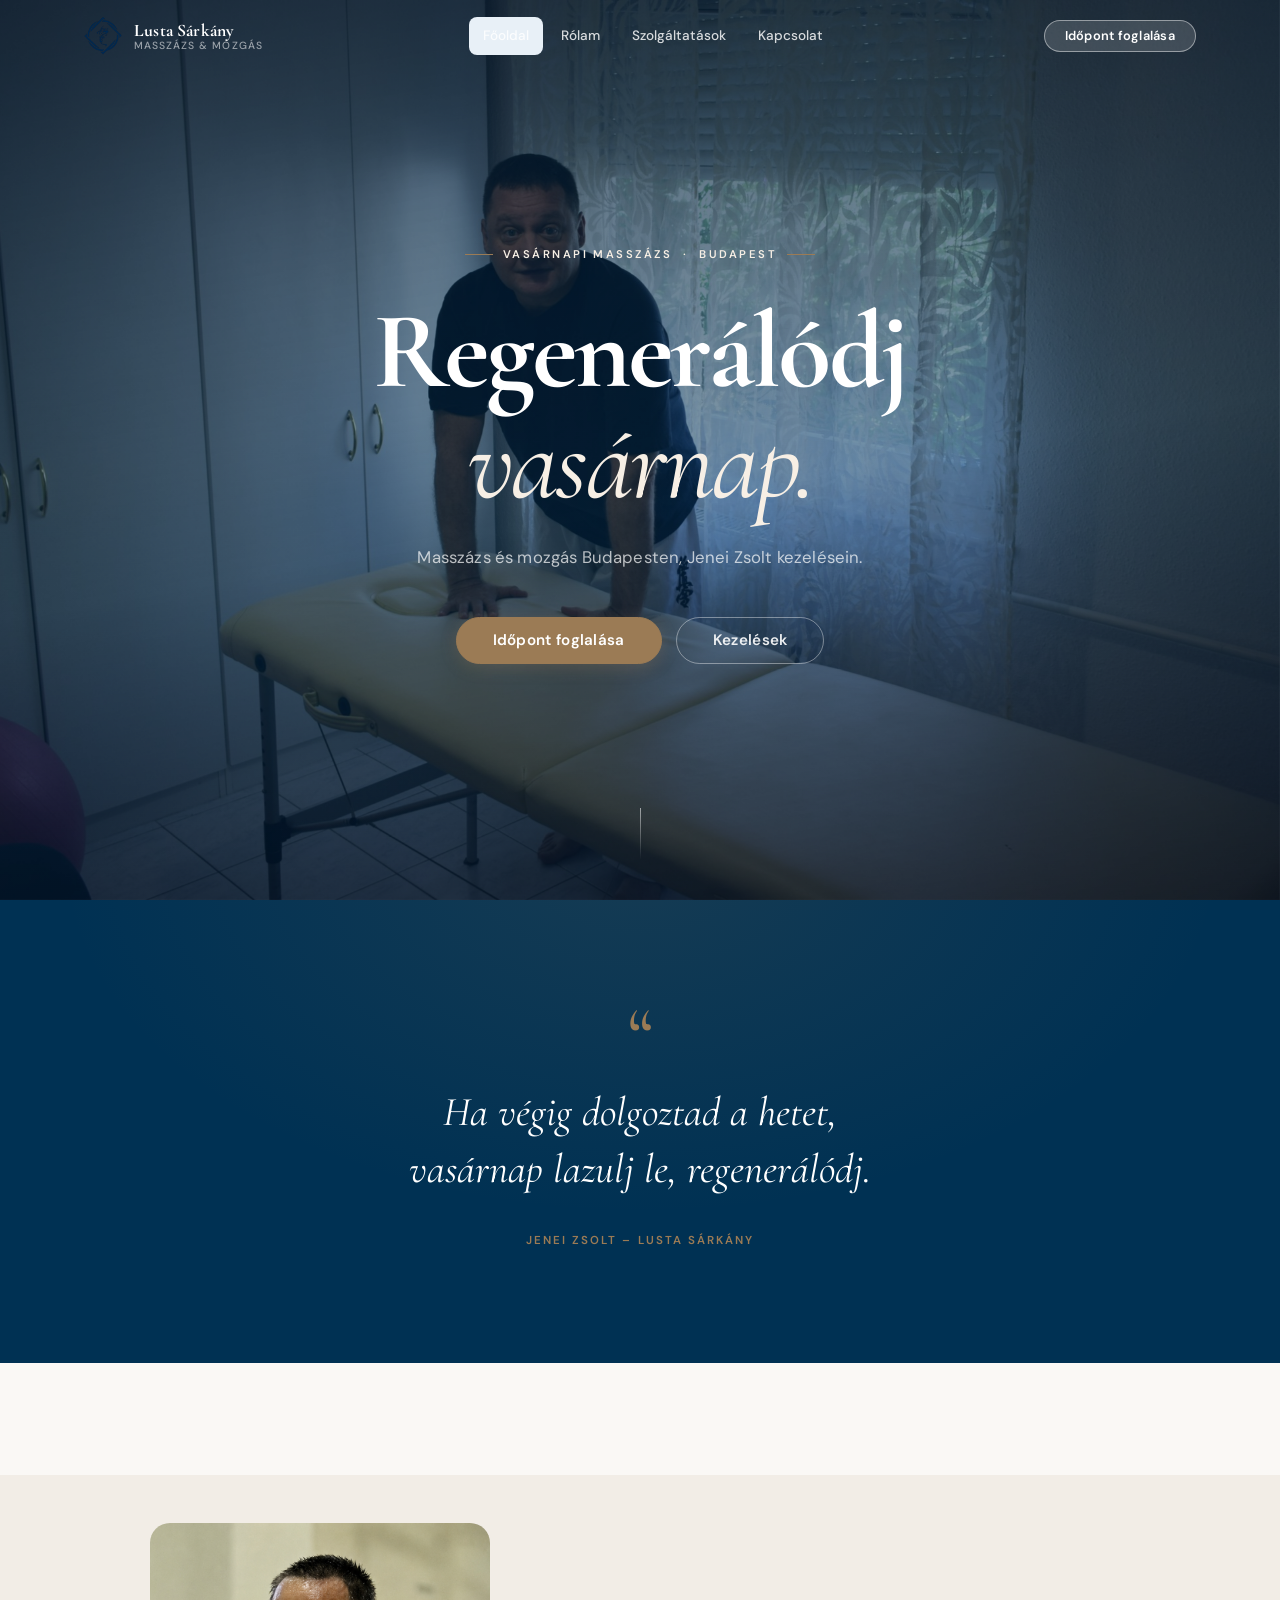
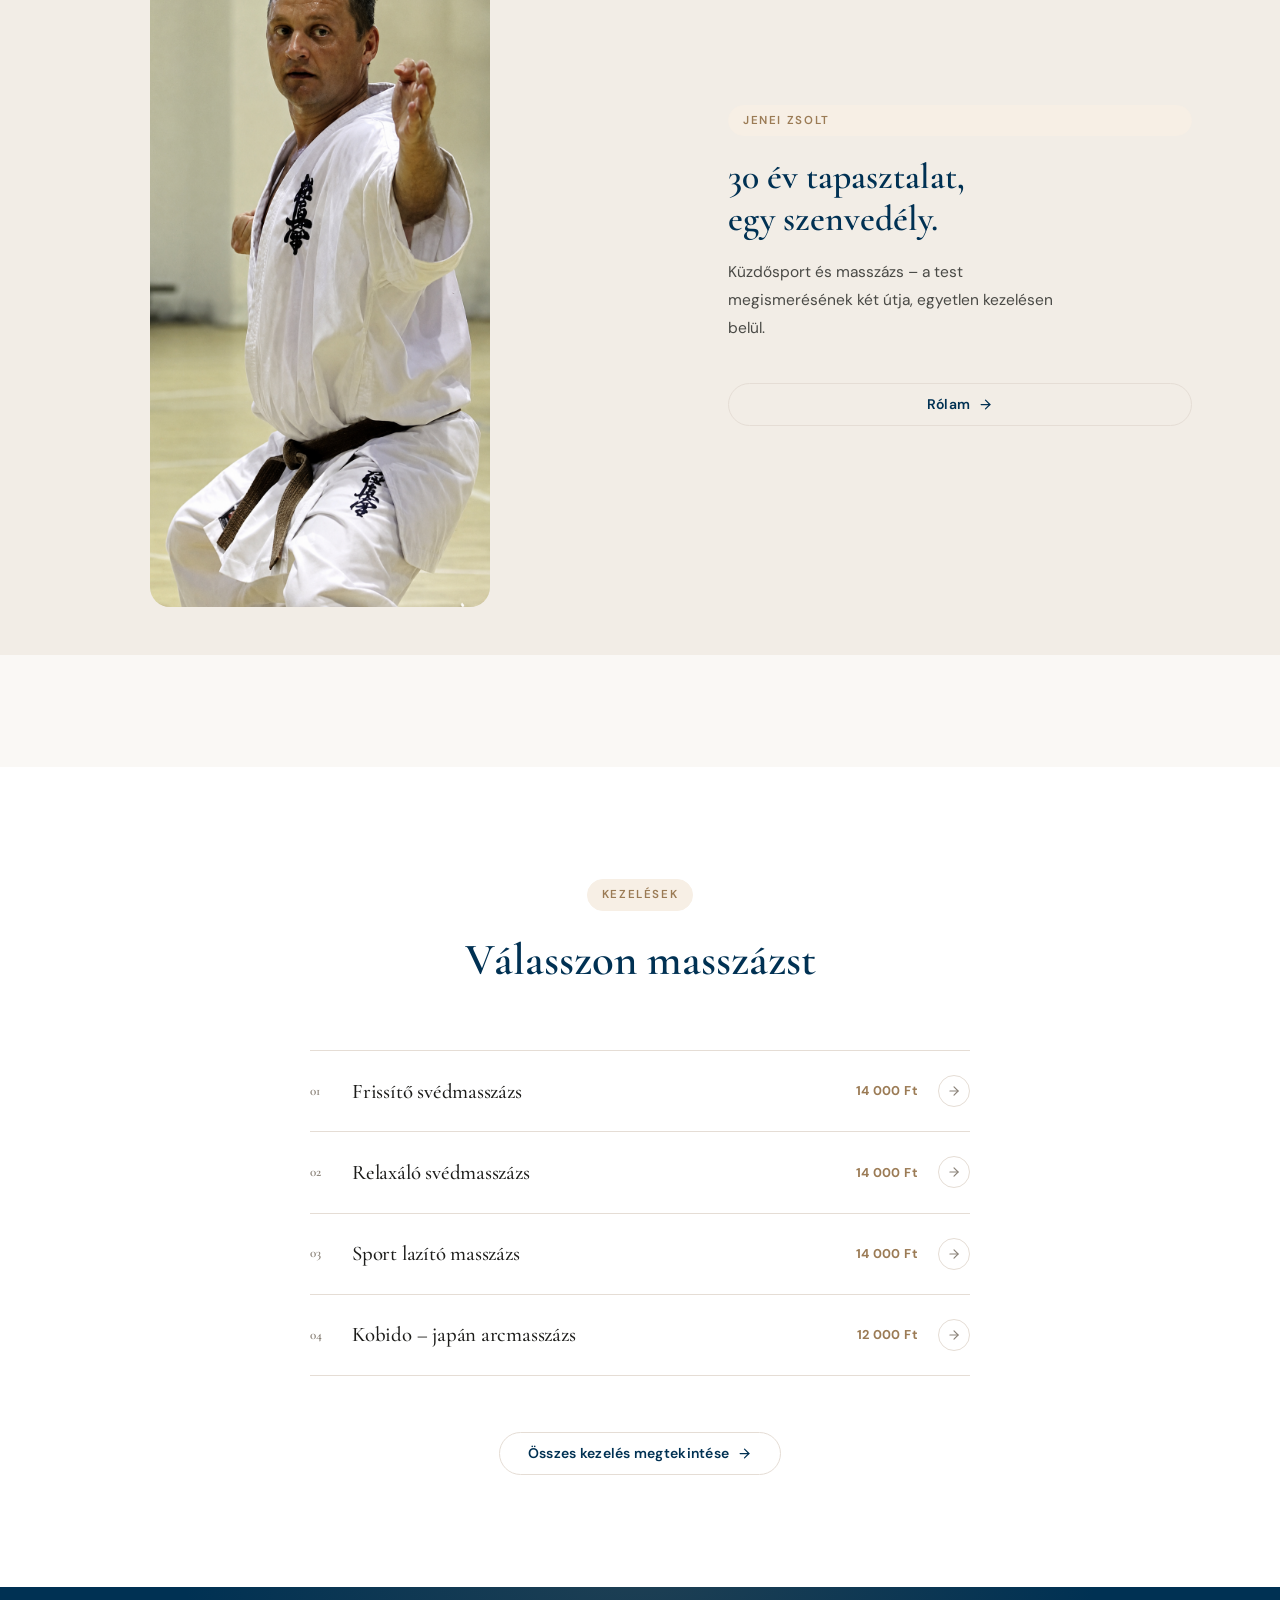
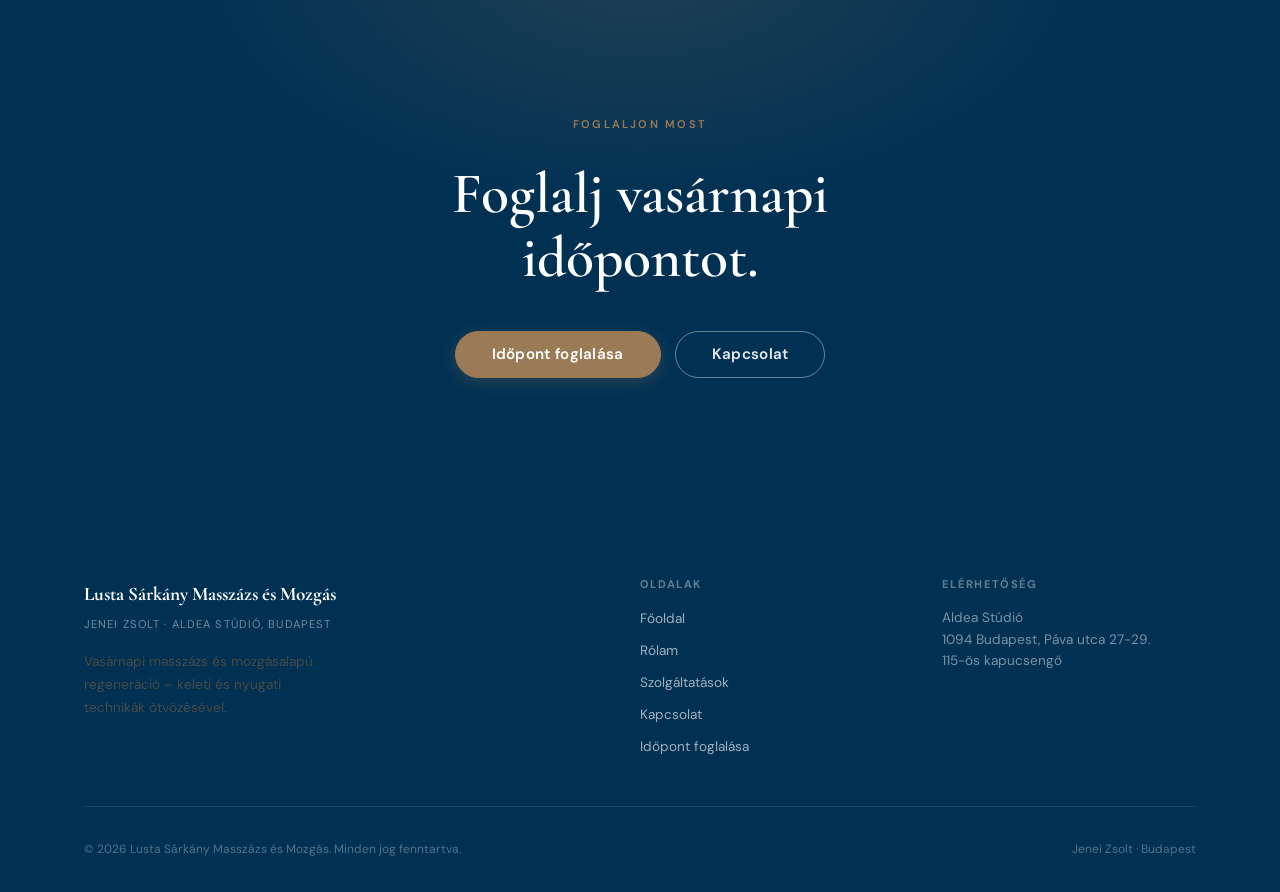
<file: index.html>
<!DOCTYPE html>
<html lang="hu">
<head>
  <meta charset="UTF-8" />
  <meta name="viewport" content="width=device-width, initial-scale=1.0" />
  <meta name="description" content="Lusta Sárkány Masszázs és Mozgás – Jenei Zsolt. Vasárnapi masszázs Budapesten az Aldea Stúdióban." />
  <meta name="robots" content="index, follow" />
  <title>Lusta Sárkány Masszázs és Mozgás – Jenei Zsolt, Budapest</title>

  <meta property="og:title"       content="Lusta Sárkány Masszázs és Mozgás" />
  <meta property="og:description" content="Vasárnapi masszázs Budapesten – regenerálódj, lazulj, indulj könnyebben." />
  <meta property="og:type"        content="website" />

  <link rel="stylesheet" href="css/style.css" />
  <link rel="icon" href="public/logo.png" type="image/png" />
  <link rel="preconnect" href="https://fonts.googleapis.com" />
  <link rel="preconnect" href="https://fonts.gstatic.com" crossorigin />
</head>
<body class="lp-page">

  <!-- NAVIGÁCIÓ -->
  <nav class="navbar" role="navigation" aria-label="Főnavigáció">
    <div class="nav-inner">
      <a href="index.html" class="nav-logo" aria-label="Lusta Sárkány – Főoldal">
        <img src="public/logo.png" alt="Lusta Sárkány logo" class="logo-mark" />
        <div class="logo-text">
          <span class="logo-name">Lusta Sárkány</span>
          <span class="logo-sub">Masszázs &amp; Mozgás</span>
        </div>
      </a>

      <nav class="nav-links" aria-label="Oldalak">
        <a href="index.html" class="active">Főoldal</a>
        <a href="rolam.html">Rólam</a>
        <a href="szolgaltatasok.html">Szolgáltatások</a>
        <a href="kapcsolat.html">Kapcsolat</a>
      </nav>

      <div class="nav-right">
        <a href="kapcsolat.html?tab=foglalas" class="btn btn-primary btn-sm">Időpont foglalása</a>
        <button class="nav-burger" aria-label="Menü" aria-expanded="false" aria-controls="mobile-menu">
          <span></span><span></span><span></span>
        </button>
      </div>
    </div>
  </nav>

  <div class="mobile-menu" id="mobile-menu" role="dialog" aria-label="Mobilmenü">
    <a href="index.html">Főoldal</a>
    <a href="rolam.html">Rólam</a>
    <a href="szolgaltatasok.html">Szolgáltatások</a>
    <a href="kapcsolat.html">Kapcsolat</a>
    <a href="kapcsolat.html?tab=foglalas" class="btn btn-primary">Időpont foglalása</a>
  </div>

  <main>

    <!-- ═══════════════════════════════════════════════════════
         HERO – teljes képernyős, cinematikus
         ═══════════════════════════════════════════════════════ -->
    <section class="lp-hero" aria-labelledby="hero-h1">

      <!-- Háttérkép -->
      <div class="lp-hero-bg" aria-hidden="true">
        <img src="public/kep1.jpg"
             alt=""
             id="hero-parallax-img"
             loading="eager"
             fetchpriority="high" />
      </div>

      <!-- Sötét átfedés -->
      <div class="lp-hero-overlay" aria-hidden="true"></div>

      <!-- Tartalom -->
      <div class="lp-hero-content">
        <span class="lp-eyebrow" aria-label="Vasárnapi masszázs · Budapest">
          Vasárnapi masszázs &nbsp;·&nbsp; Budapest
        </span>

        <h1 class="lp-hero-h1" id="hero-h1">
          Regenerálódj<br><em>vasárnap.</em>
        </h1>

        <p class="lp-hero-sub">
          Masszázs és mozgás Budapesten, Jenei Zsolt kezelésein.
        </p>

        <div class="lp-hero-cta">
          <a href="kapcsolat.html?tab=foglalas" class="btn btn-accent btn-lg">
            Időpont foglalása
          </a>
          <a href="szolgaltatasok.html" class="btn btn-ghost-white btn-lg">
            Kezelések
          </a>
        </div>
      </div>

      <!-- Scroll jelző -->
      <div class="lp-scroll-hint" aria-hidden="true">
        <span></span>
      </div>

    </section>

    <!-- ═══════════════════════════════════════════════════════
         IDÉZET – Vasárnapi hangulat
         ═══════════════════════════════════════════════════════ -->
    <section class="lp-quote" aria-label="Mottó">
      <div class="container">
        <span class="lp-quote-mark reveal" aria-hidden="true">&ldquo;</span>
        <blockquote class="lp-quote-text reveal" data-delay="1">
          Ha végig dolgoztad a hetet,<br>vasárnap lazulj le, regenerálódj.
        </blockquote>
        <p class="lp-quote-attr reveal" data-delay="2">Jenei Zsolt – Lusta Sárkány</p>
      </div>
    </section>

    <!-- ═══════════════════════════════════════════════════════
         VIZUÁLIS SZPLIT – Rólam teaser
         ═══════════════════════════════════════════════════════ -->
    <section class="lp-visual" aria-labelledby="visual-h2">

      <!-- Kép -->
      <div class="lp-visual-img">
        <img src="public/kep2.png"
             alt="Masszázs kezelés közben – Lusta Sárkány"
             class="hero-photo"
             loading="lazy" />
      </div>

      <!-- Szöveg -->
      <div class="lp-visual-text">
        <span class="sec-tag reveal">Jenei Zsolt</span>
        <h2 id="visual-h2" class="reveal" data-delay="1">
          30 év tapasztalat,<br>egy szenvedély.
        </h2>
        <p class="reveal" data-delay="2">
          Küzdősport és masszázs – a test megismerésének két útja, egyetlen kezelésen belül.
        </p>
        <a href="rolam.html" class="btn btn-ghost reveal" data-delay="3">
          Rólam
          <svg width="15" height="15" viewBox="0 0 24 24" fill="none" stroke="currentColor" stroke-width="2" stroke-linecap="round" stroke-linejoin="round" aria-hidden="true">
            <line x1="5" y1="12" x2="19" y2="12"/><polyline points="12 5 19 12 12 19"/>
          </svg>
        </a>
      </div>

    </section>

    <!-- ═══════════════════════════════════════════════════════
         KEZELÉSEK – minimális lista
         ═══════════════════════════════════════════════════════ -->
    <section class="lp-services" aria-labelledby="svc-h2">
      <div class="container">

        <div class="lp-services-head reveal">
          <span class="sec-tag">Kezelések</span>
          <h2 id="svc-h2">Válasszon masszázst</h2>
        </div>

        <div class="lp-svc-list" role="list">

          <a href="kapcsolat.html?tab=foglalas&szolgaltatas=frissito-sved-60"
             class="lp-svc-row reveal" data-delay="1" role="listitem">
            <span class="lp-svc-num">01</span>
            <span class="lp-svc-name">Frissítő svédmasszázs</span>
            <span class="lp-svc-price">14 000 Ft</span>
            <span class="lp-svc-arrow" aria-hidden="true">
              <svg width="14" height="14" viewBox="0 0 24 24" fill="none" stroke="currentColor" stroke-width="2" stroke-linecap="round" stroke-linejoin="round"><line x1="5" y1="12" x2="19" y2="12"/><polyline points="12 5 19 12 12 19"/></svg>
            </span>
          </a>

          <a href="kapcsolat.html?tab=foglalas&szolgaltatas=relaxalo-sved-60"
             class="lp-svc-row reveal" data-delay="2" role="listitem">
            <span class="lp-svc-num">02</span>
            <span class="lp-svc-name">Relaxáló svédmasszázs</span>
            <span class="lp-svc-price">14 000 Ft</span>
            <span class="lp-svc-arrow" aria-hidden="true">
              <svg width="14" height="14" viewBox="0 0 24 24" fill="none" stroke="currentColor" stroke-width="2" stroke-linecap="round" stroke-linejoin="round"><line x1="5" y1="12" x2="19" y2="12"/><polyline points="12 5 19 12 12 19"/></svg>
            </span>
          </a>

          <a href="kapcsolat.html?tab=foglalas&szolgaltatas=sport-60"
             class="lp-svc-row reveal" data-delay="3" role="listitem">
            <span class="lp-svc-num">03</span>
            <span class="lp-svc-name">Sport lazító masszázs</span>
            <span class="lp-svc-price">14 000 Ft</span>
            <span class="lp-svc-arrow" aria-hidden="true">
              <svg width="14" height="14" viewBox="0 0 24 24" fill="none" stroke="currentColor" stroke-width="2" stroke-linecap="round" stroke-linejoin="round"><line x1="5" y1="12" x2="19" y2="12"/><polyline points="12 5 19 12 12 19"/></svg>
            </span>
          </a>

          <a href="kapcsolat.html?tab=foglalas&szolgaltatas=kobido-60"
             class="lp-svc-row reveal" data-delay="4" role="listitem">
            <span class="lp-svc-num">04</span>
            <span class="lp-svc-name">Kobido – japán arcmasszázs</span>
            <span class="lp-svc-price">12 000 Ft</span>
            <span class="lp-svc-arrow" aria-hidden="true">
              <svg width="14" height="14" viewBox="0 0 24 24" fill="none" stroke="currentColor" stroke-width="2" stroke-linecap="round" stroke-linejoin="round"><line x1="5" y1="12" x2="19" y2="12"/><polyline points="12 5 19 12 12 19"/></svg>
            </span>
          </a>

        </div>

        <div class="text-center reveal">
          <a href="szolgaltatasok.html" class="btn btn-ghost">
            Összes kezelés megtekintése
            <svg width="15" height="15" viewBox="0 0 24 24" fill="none" stroke="currentColor" stroke-width="2" stroke-linecap="round" stroke-linejoin="round" aria-hidden="true">
              <line x1="5" y1="12" x2="19" y2="12"/><polyline points="12 5 19 12 12 19"/>
            </svg>
          </a>
        </div>

      </div>
    </section>

    <!-- ═══════════════════════════════════════════════════════
         ZÁRÓ CTA
         ═══════════════════════════════════════════════════════ -->
    <section class="lp-cta" aria-labelledby="cta-h2">
      <div class="container">
        <span class="lp-cta-label reveal">Foglaljon most</span>
        <h2 id="cta-h2" class="reveal" data-delay="1">
          Foglalj vasárnapi<br>időpontot.
        </h2>
        <div class="lp-cta-actions reveal" data-delay="2">
          <a href="kapcsolat.html?tab=foglalas" class="btn btn-accent btn-lg">
            Időpont foglalása
          </a>
          <a href="kapcsolat.html" class="btn btn-ghost-white btn-lg">
            Kapcsolat
          </a>
        </div>
      </div>
    </section>

  </main>

  <!-- LÁBLÉC -->
  <footer>
    <div class="container">
      <div class="footer-grid">
        <div class="footer-brand">
          <span class="footer-brand-name">Lusta Sárkány Masszázs és Mozgás</span>
          <span class="footer-brand-sub">Jenei Zsolt · Aldea Stúdió, Budapest</span>
          <p>Vasárnapi masszázs és mozgásalapú regeneráció – keleti és nyugati technikák ötvözésével.</p>
        </div>
        <div class="footer-col">
          <h5>Oldalak</h5>
          <nav class="footer-links" aria-label="Lábléc navigáció">
            <a href="index.html">Főoldal</a>
            <a href="rolam.html">Rólam</a>
            <a href="szolgaltatasok.html">Szolgáltatások</a>
            <a href="kapcsolat.html">Kapcsolat</a>
            <a href="kapcsolat.html?tab=foglalas">Időpont foglalása</a>
          </nav>
        </div>
        <div class="footer-col">
          <h5>Elérhetőség</h5>
          <div class="footer-links">
            <span>Aldea Stúdió<br>1094 Budapest, Páva utca 27-29.<br>115-ös kapucsengő</span>
          </div>
        </div>
      </div>
      <div class="footer-bottom">
        <span>&copy; 2026 Lusta Sárkány Masszázs és Mozgás. Minden jog fenntartva.</span>
        <span>Jenei Zsolt · Budapest</span>
      </div>
    </div>
  </footer>

  <script src="js/main.js"></script>
</body>
</html>
</file>
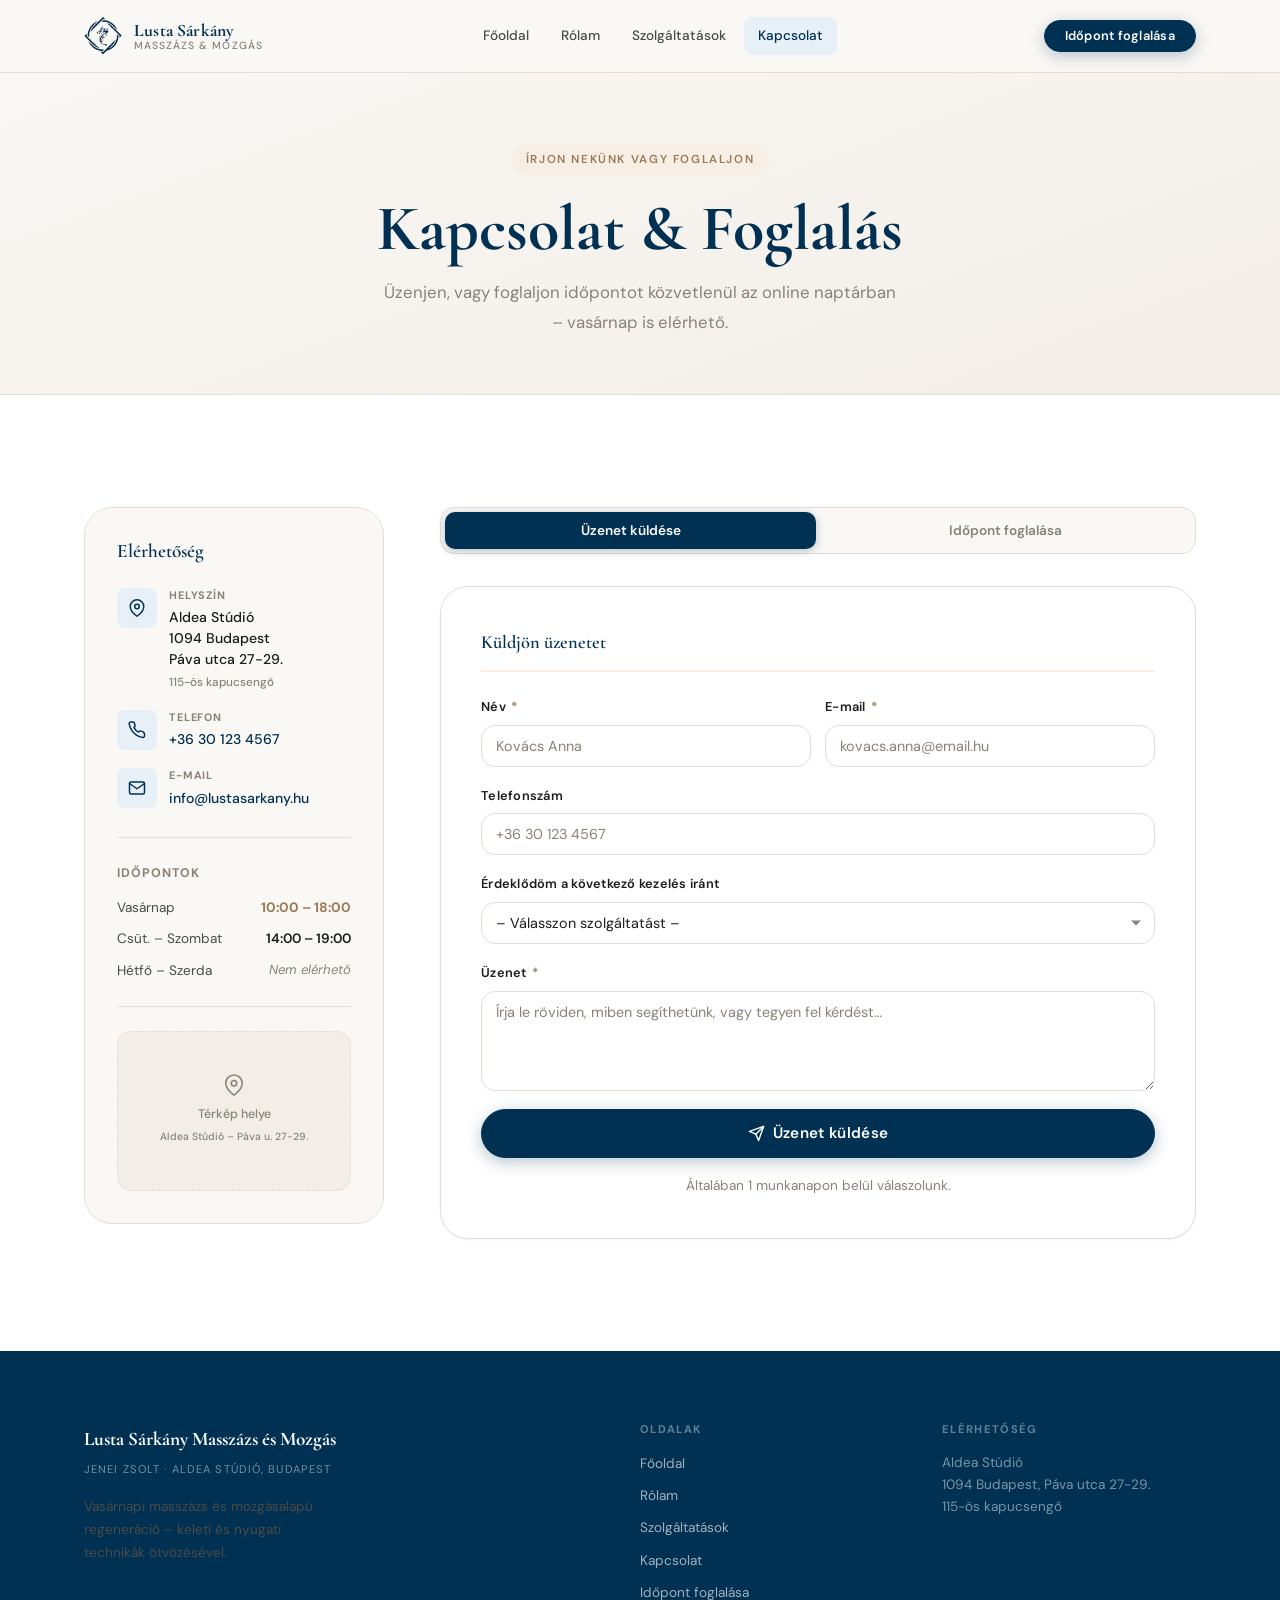
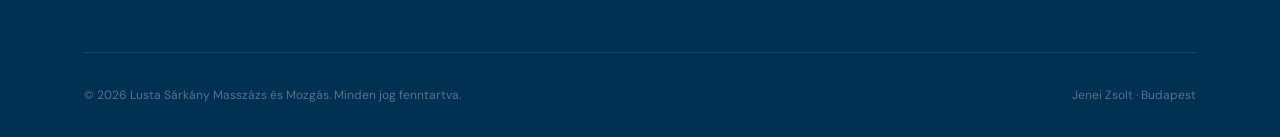
<file: kapcsolat.html>
<!DOCTYPE html>
<html lang="hu">
<head>
  <meta charset="UTF-8" />
  <meta name="viewport" content="width=device-width, initial-scale=1.0" />
  <meta name="description" content="Foglaljon masszázs időpontot online – Jenei Zsolt, Aldea Stúdió, 1094 Budapest, Páva utca 27-29. Vasárnapi időpontok kiemelt helyen." />
  <meta name="robots" content="index, follow" />
  <title>Kapcsolat &amp; Foglalás – Lusta Sárkány Masszázs</title>

  <link rel="stylesheet" href="css/style.css" />
  <link rel="icon" href="public/logo.png" type="image/png" />
  <link rel="preconnect" href="https://fonts.googleapis.com" />
  <link rel="preconnect" href="https://fonts.gstatic.com" crossorigin />
</head>
<body class="page-top">

  <!-- NAVIGÁCIÓ -->
  <nav class="navbar" role="navigation" aria-label="Főnavigáció">
    <div class="nav-inner">
      <a href="index.html" class="nav-logo" aria-label="Lusta Sárkány – Főoldal">
        <img src="public/logo.png" alt="Lusta Sárkány logo" class="logo-mark" />
        <div class="logo-text">
          <span class="logo-name">Lusta Sárkány</span>
          <span class="logo-sub">Masszázs &amp; Mozgás</span>
        </div>
      </a>
      <nav class="nav-links" aria-label="Oldalak">
        <a href="index.html">Főoldal</a>
        <a href="rolam.html">Rólam</a>
        <a href="szolgaltatasok.html">Szolgáltatások</a>
        <a href="kapcsolat.html">Kapcsolat</a>
      </nav>
      <div class="nav-right">
        <a href="#foglalas" class="btn btn-primary btn-sm">Időpont foglalása</a>
        <button class="nav-burger" aria-label="Menü" aria-expanded="false" aria-controls="mobile-menu">
          <span></span><span></span><span></span>
        </button>
      </div>
    </div>
  </nav>
  <div class="mobile-menu" id="mobile-menu" role="dialog" aria-label="Mobilmenü">
    <a href="index.html">Főoldal</a>
    <a href="rolam.html">Rólam</a>
    <a href="szolgaltatasok.html">Szolgáltatások</a>
    <a href="kapcsolat.html">Kapcsolat</a>
    <a href="#foglalas" class="btn btn-primary">Időpont foglalása</a>
  </div>

  <main>
    <!-- OLDAL HERO -->
    <section class="page-hero" aria-labelledby="page-h1">
      <div class="container">
        <span class="sec-tag">Írjon nekünk vagy foglaljon</span>
        <h1 id="page-h1">Kapcsolat &amp; Foglalás</h1>
        <p>Üzenjen, vagy foglaljon időpontot közvetlenül az online naptárban – vasárnap is elérhető.</p>
      </div>
    </section>

    <!-- ═══════════════════════════════════════════════════════
         KAPCSOLAT FŐ TARTALOM
         ═══════════════════════════════════════════════════════ -->
    <section class="contact-wrap" id="foglalas" aria-label="Kapcsolat és foglalás">
      <div class="container">
        <div class="contact-layout">

          <!-- ─── BAL OLDAL: ELÉRHETŐSÉG SIDEBAR ─── -->
          <aside class="contact-side" aria-label="Elérhetőség és helyszín">
            <h3>Elérhetőség</h3>

            <!-- MÓDOSÍTSA: Valódi elérhetőségi adatok -->
            <ul class="ci-list" aria-label="Elérhetőség lista">
              <li class="ci-item">
                <div class="ci-icon" aria-hidden="true">
                  <svg width="18" height="18" viewBox="0 0 24 24" fill="none" stroke="currentColor" stroke-width="2" stroke-linecap="round" stroke-linejoin="round">
                    <path d="M21 10c0 7-9 13-9 13s-9-6-9-13a9 9 0 0 1 18 0z"/><circle cx="12" cy="10" r="3"/>
                  </svg>
                </div>
                <div>
                  <div class="ci-label">Helyszín</div>
                  <div class="ci-val">
                    Aldea Stúdió<br>
                    1094 Budapest<br>
                    Páva utca 27-29.<br>
                    <small style="color:var(--color-text-muted);">115-ös kapucsengő</small>
                  </div>
                </div>
              </li>

              <li class="ci-item">
                <div class="ci-icon" aria-hidden="true">
                  <svg width="18" height="18" viewBox="0 0 24 24" fill="none" stroke="currentColor" stroke-width="2" stroke-linecap="round" stroke-linejoin="round">
                    <path d="M22 16.92v3a2 2 0 0 1-2.18 2 19.79 19.79 0 0 1-8.63-3.07A19.5 19.5 0 0 1 4.69 12 19.79 19.79 0 0 1 1.61 3.4 2 2 0 0 1 3.6 1.22h3a2 2 0 0 1 2 1.72c.127.96.361 1.903.7 2.81a2 2 0 0 1-.45 2.11L7.91 8.8a16 16 0 0 0 6 6l.86-.86a2 2 0 0 1 2.11-.45c.907.339 1.85.573 2.81.7a2 2 0 0 1 1.72 2.03z"/>
                  </svg>
                </div>
                <div>
                  <div class="ci-label">Telefon</div>
                  <!-- MÓDOSÍTSA: Valódi telefonszám -->
                  <div class="ci-val">
                    <a href="tel:+36301234567">+36 30 123 4567</a>
                  </div>
                </div>
              </li>

              <li class="ci-item">
                <div class="ci-icon" aria-hidden="true">
                  <svg width="18" height="18" viewBox="0 0 24 24" fill="none" stroke="currentColor" stroke-width="2" stroke-linecap="round" stroke-linejoin="round">
                    <path d="M4 4h16c1.1 0 2 .9 2 2v12c0 1.1-.9 2-2 2H4c-1.1 0-2-.9-2-2V6c0-1.1.9-2 2-2z"/><polyline points="22,6 12,13 2,6"/>
                  </svg>
                </div>
                <div>
                  <div class="ci-label">E-mail</div>
                  <!-- MÓDOSÍTSA: Valódi e-mail cím -->
                  <div class="ci-val">
                    <a href="mailto:info@lustasarkany.hu">info@lustasarkany.hu</a>
                  </div>
                </div>
              </li>
            </ul>

            <div class="ci-divider" aria-hidden="true"></div>

            <!-- Nyitvatartás -->
            <div aria-label="Időpontok elérhetősége">
              <p style="font-size:.78rem;font-weight:700;text-transform:uppercase;letter-spacing:.08em;color:var(--color-text-muted);margin-bottom:.75rem;">Időpontok</p>
              <ul style="display:flex;flex-direction:column;gap:8px;">
                <li style="display:flex;justify-content:space-between;font-size:.85rem;">
                  <span style="color:var(--color-text-medium);">Vasárnap</span>
                  <!-- VASÁRNAP: kiemelve! -->
                  <span style="font-weight:700;color:var(--color-sun);">10:00 – 18:00</span>
                </li>
                <li style="display:flex;justify-content:space-between;font-size:.85rem;">
                  <span style="color:var(--color-text-medium);">Csüt. – Szombat</span>
                  <span style="font-weight:600;color:var(--color-text);">14:00 – 19:00</span>
                </li>
                <li style="display:flex;justify-content:space-between;font-size:.85rem;">
                  <span style="color:var(--color-text-medium);">Hétfő – Szerda</span>
                  <span style="color:var(--color-text-muted);font-style:italic;font-size:.82rem;">Nem elérhető</span>
                </li>
              </ul>
              <!-- MÓDOSÍTSA: Frissítse a valódi nyitvatartással -->
            </div>

            <div class="ci-divider" aria-hidden="true"></div>

            <!-- Térkép helytartó -->
            <div class="map-ph" role="img" aria-label="Térkép: Aldea Stúdió, Budapest IX., Páva utca 27-29.">
              <!-- TODO: Google Maps embed helye:
                   <iframe
                     src="https://www.google.com/maps/embed?pb=!1m18!1m12!1m3!1d...!2d19.066...!3d47.48...!2m3!1f0!2f0!3f0!3m2!1i1024!2i768!4f13.1!3m3!1m2!1s0x...%3A0x...!2zQWxkZWEgU3TDumRpw7M!5e0!3m2!1shu!2shu!4v..."
                     width="100%" height="160" style="border:0;border-radius:8px;" allowfullscreen loading="lazy"
                     referrerpolicy="no-referrer-when-downgrade" title="Aldea Stúdió helyszín"></iframe>
              -->
              <svg width="22" height="22" viewBox="0 0 24 24" fill="none" stroke="currentColor" stroke-width="1.7" stroke-linecap="round" stroke-linejoin="round" aria-hidden="true">
                <path d="M21 10c0 7-9 13-9 13s-9-6-9-13a9 9 0 0 1 18 0z"/><circle cx="12" cy="10" r="3"/>
              </svg>
              <span>Térkép helye<br><small>Aldea Stúdió – Páva u. 27-29.</small></span>
            </div>

          </aside>

          <!-- ─── JOBB OLDAL: ÜZENET / FOGLALÁS FÜLEK ─── -->
          <div>
            <!-- Fülek -->
            <div class="form-tabs" role="tablist" aria-label="Kapcsolat típusa">
              <button
                class="tab-btn active"
                role="tab"
                aria-selected="true"
                aria-controls="panel-contact"
                data-tab="panel-contact"
                id="tab-contact">
                Üzenet küldése
              </button>
              <button
                class="tab-btn"
                role="tab"
                aria-selected="false"
                aria-controls="panel-booking"
                data-tab="panel-booking"
                id="tab-booking">
                Időpont foglalása
              </button>
            </div>

            <!-- ─── ÜZENET PANEL ─── -->
            <div class="tab-panel active" id="panel-contact" role="tabpanel" aria-labelledby="tab-contact">
              <div class="form-wrap">
                <div class="form-sec-title">Küldjön üzenetet</div>

                <form id="contact-form" novalidate aria-label="Kapcsolatfelvételi űrlap">
                  <div class="form-row">
                    <div class="form-group">
                      <label class="form-label" for="c-name">
                        Név <span class="req" aria-hidden="true">*</span>
                      </label>
                      <input class="form-input" type="text" id="c-name" name="name"
                             placeholder="Kovács Anna" required autocomplete="name" aria-required="true" />
                    </div>
                    <div class="form-group">
                      <label class="form-label" for="c-email">
                        E-mail <span class="req" aria-hidden="true">*</span>
                      </label>
                      <input class="form-input" type="email" id="c-email" name="email"
                             placeholder="kovacs.anna@email.hu" required autocomplete="email" aria-required="true" />
                    </div>
                  </div>

                  <div class="form-group">
                    <label class="form-label" for="c-phone">Telefonszám</label>
                    <input class="form-input" type="tel" id="c-phone" name="phone"
                           placeholder="+36 30 123 4567" autocomplete="tel" />
                  </div>

                  <div class="form-group">
                    <label class="form-label" for="c-service">Érdeklődöm a következő kezelés iránt</label>
                    <div class="select-wrap">
                      <select class="form-select" id="c-service" name="service">
                        <option value="">– Válasszon szolgáltatást –</option>
                        <option value="frissito-sved-60">Frissítő svédmasszázs – 60 perc (14 000 Ft)</option>
                        <option value="frissito-sved-90">Frissítő svédmasszázs – 90 perc (16 000 Ft)</option>
                        <option value="relaxalo-sved-60">Relaxáló svédmasszázs – 60 perc (14 000 Ft)</option>
                        <option value="relaxalo-sved-90">Relaxáló svédmasszázs – 90 perc (16 000 Ft)</option>
                        <option value="sport-60">Sport lazító masszázs – 60 perc (14 000 Ft)</option>
                        <option value="sport-90">Sport lazító masszázs – 90 perc (16 000 Ft)</option>
                        <option value="kobido-60">Kobido – japán arcmasszázs – 60 perc (12 000 Ft)</option>
                        <option value="hat-vall-nyak-arc">Hát-váll-nyak-arcmasszázs – 60 perc (14 000 Ft)</option>
                        <option value="egyeb">Egyéb / Nem tudom még</option>
                      </select>
                    </div>
                  </div>

                  <div class="form-group">
                    <label class="form-label" for="c-msg">
                      Üzenet <span class="req" aria-hidden="true">*</span>
                    </label>
                    <textarea class="form-textarea" id="c-msg" name="message"
                              placeholder="Írja le röviden, miben segíthetünk, vagy tegyen fel kérdést…"
                              required aria-required="true" rows="4"></textarea>
                  </div>

                  <button type="submit" class="btn btn-primary btn-lg btn-full">
                    <svg width="17" height="17" viewBox="0 0 24 24" fill="none" stroke="currentColor" stroke-width="2" stroke-linecap="round" stroke-linejoin="round" aria-hidden="true">
                      <line x1="22" y1="2" x2="11" y2="13"/><polygon points="22 2 15 22 11 13 2 9 22 2"/>
                    </svg>
                    Üzenet küldése
                  </button>
                  <p class="text-muted mt-4 text-center">Általában 1 munkanapon belül válaszolunk.</p>
                </form>

                <!-- Siker üzenet -->
                <div class="success-box" id="contact-success" role="alert" aria-live="polite">
                  <div class="success-icon-wrap" aria-hidden="true">
                    <svg width="28" height="28" viewBox="0 0 24 24" fill="none" stroke="#fff" stroke-width="2.5" stroke-linecap="round" stroke-linejoin="round">
                      <polyline points="20 6 9 17 4 12"/>
                    </svg>
                  </div>
                  <h3>Üzenet elküldve!</h3>
                  <p>Köszönjük megkeresését! Hamarosan felvesszük Önnel a kapcsolatot.</p>
                </div>
              </div>
            </div>

            <!-- ─── FOGLALÁS PANEL ─── -->
            <div class="tab-panel" id="panel-booking" role="tabpanel" aria-labelledby="tab-booking">
              <div class="form-wrap">
                <div class="form-sec-title">Foglaljon online időpontot</div>

                <!-- Siker üzenet (foglalás) -->
                <div class="success-box" id="booking-success" role="alert" aria-live="polite">
                  <div class="success-icon-wrap" aria-hidden="true">
                    <svg width="28" height="28" viewBox="0 0 24 24" fill="none" stroke="#fff" stroke-width="2.5" stroke-linecap="round" stroke-linejoin="round">
                      <polyline points="20 6 9 17 4 12"/>
                    </svg>
                  </div>
                  <h3>Foglalás sikeresen elküldve!</h3>
                  <!-- MÓDOSÍTSA: Visszaigazoló szöveg -->
                  <p>Köszönjük a foglalást! Hamarosan visszaigazoljuk az időpontot e-mailben.</p>
                </div>

                <!-- Foglalási tartalom -->
                <div id="booking-form-wrap">

                  <!-- NAPTÁR -->
                  <div class="cal-wrap" id="cal-wrap" aria-label="Dátumválasztó naptár">

                    <!-- Jelmagyarázat -->
                    <div class="cal-legend" aria-label="Naptár jelmagyarázat">
                      <div class="cal-legend-item">
                        <span class="leg-dot leg-dot-sun" aria-hidden="true"></span>
                        Vasárnap (kiemelt)
                      </div>
                      <div class="cal-legend-item">
                        <span class="leg-dot leg-dot-avail" aria-hidden="true"></span>
                        Elérhető
                      </div>
                      <div class="cal-legend-item">
                        <span class="leg-dot leg-dot-past" aria-hidden="true"></span>
                        Nem elérhető
                      </div>
                    </div>

                    <div class="cal-header">
                      <div class="cal-month-lbl" id="cal-month-lbl" aria-live="polite"></div>
                      <div class="cal-nav-btns">
                        <button class="cal-nav-btn" id="cal-prev" aria-label="Előző hónap">
                          <svg width="14" height="14" viewBox="0 0 24 24" fill="none" stroke="currentColor" stroke-width="2.2" stroke-linecap="round" stroke-linejoin="round" aria-hidden="true">
                            <polyline points="15 18 9 12 15 6"/>
                          </svg>
                        </button>
                        <button class="cal-nav-btn" id="cal-next" aria-label="Következő hónap">
                          <svg width="14" height="14" viewBox="0 0 24 24" fill="none" stroke="currentColor" stroke-width="2.2" stroke-linecap="round" stroke-linejoin="round" aria-hidden="true">
                            <polyline points="9 18 15 12 9 6"/>
                          </svg>
                        </button>
                      </div>
                    </div>

                    <!-- Napok rácsozat – JS tölti fel -->
                    <div class="cal-grid" id="cal-grid" role="grid" aria-label="Naptár"></div>

                    <!-- Időpontok -->
                    <div class="time-wrap" id="time-wrap" aria-live="polite">
                      <div class="time-head">Időpont kiválasztása</div>
                      <div class="time-subhead" id="time-subhead"></div>
                      <div class="time-grid" id="time-grid" role="group" aria-label="Időpontsávok"></div>
                    </div>

                    <!-- Összefoglaló pill -->
                    <div class="booking-pill" id="booking-pill" role="status" aria-live="polite">
                      <span id="pill-text"></span>
                      <button class="pill-clear" type="button" onclick="clearBooking()" aria-label="Kiválasztás törlése">Töröl</button>
                    </div>

                    <!-- Naptár hiba -->
                    <div class="cal-err" id="cal-err" role="alert">
                      Kérjük, válasszon dátumot és időpontot a foglalás elküldése előtt.
                    </div>
                  </div>

                  <!-- FOGLALÁSI ADATOK FORM -->
                  <form id="booking-form" novalidate aria-label="Foglalási adatok">
                    <!-- Rejtett mezők – JS tölti ki -->
                    <input type="hidden" id="hf-date" name="selected_date" />
                    <input type="hidden" id="hf-time" name="selected_time" />

                    <div style="height:1px;background:var(--color-border);margin:1.5rem 0;" aria-hidden="true"></div>
                    <div class="form-sec-title" style="border-bottom:none;margin-bottom:1.25rem;font-size:1rem;">Adja meg elérhetőségét</div>

                    <div class="form-row">
                      <div class="form-group">
                        <label class="form-label" for="bf-name">
                          Név <span class="req" aria-hidden="true">*</span>
                        </label>
                        <input class="form-input" type="text" id="bf-name" name="name"
                               placeholder="Kovács Anna" required autocomplete="name" aria-required="true" />
                      </div>
                      <div class="form-group">
                        <label class="form-label" for="bf-email">
                          E-mail <span class="req" aria-hidden="true">*</span>
                        </label>
                        <input class="form-input" type="email" id="bf-email" name="email"
                               placeholder="kovacs.anna@email.hu" required autocomplete="email" aria-required="true" />
                      </div>
                    </div>

                    <div class="form-group">
                      <label class="form-label" for="bf-phone">
                        Telefonszám <span class="req" aria-hidden="true">*</span>
                      </label>
                      <input class="form-input" type="tel" id="bf-phone" name="phone"
                             placeholder="+36 30 123 4567" required autocomplete="tel" aria-required="true" />
                    </div>

                    <div class="form-group">
                      <label class="form-label" for="bf-service">
                        Választott kezelés <span class="req" aria-hidden="true">*</span>
                      </label>
                      <div class="select-wrap">
                        <select class="form-select" id="bf-service" name="service" required aria-required="true">
                          <option value="">– Válasszon –</option>
                          <option value="frissito-sved-60">Frissítő svédmasszázs – 60 perc (14 000 Ft)</option>
                          <option value="frissito-sved-90">Frissítő svédmasszázs – 90 perc (16 000 Ft)</option>
                          <option value="relaxalo-sved-60">Relaxáló svédmasszázs – 60 perc (14 000 Ft)</option>
                          <option value="relaxalo-sved-90">Relaxáló svédmasszázs – 90 perc (16 000 Ft)</option>
                          <option value="sport-60">Sport lazító masszázs – 60 perc (14 000 Ft)</option>
                          <option value="sport-90">Sport lazító masszázs – 90 perc (16 000 Ft)</option>
                          <option value="kobido-60">Kobido – japán arcmasszázs – 60 perc (12 000 Ft)</option>
                          <option value="hat-vall-nyak-arc">Hát-váll-nyak-arcmasszázs – 60 perc (14 000 Ft)</option>
                        </select>
                      </div>
                    </div>

                    <div class="form-group">
                      <label class="form-label" for="bf-note">Megjegyzés</label>
                      <textarea class="form-textarea" id="bf-note" name="note"
                                placeholder="Ha van különleges kérése, egészségügyi információ, vagy megjegyzése, írja ide…"
                                rows="3"></textarea>
                    </div>

                    <button type="submit" class="btn btn-primary btn-lg btn-full">
                      <svg width="17" height="17" viewBox="0 0 24 24" fill="none" stroke="currentColor" stroke-width="2" stroke-linecap="round" stroke-linejoin="round" aria-hidden="true">
                        <rect x="3" y="4" width="18" height="18" rx="2"/><line x1="16" y1="2" x2="16" y2="6"/><line x1="8" y1="2" x2="8" y2="6"/><line x1="3" y1="10" x2="21" y2="10"/>
                      </svg>
                      Foglalás elküldése
                    </button>

                    <p class="text-muted mt-4 text-center">
                      Foglalás után e-mailben visszaigazolást küldünk.<br>
                      <!-- MÓDOSÍTSA: Lemondási feltételek, egyéb infó -->
                    </p>
                  </form>

                </div><!-- /booking-form-wrap -->
              </div><!-- /form-wrap -->
            </div><!-- /panel-booking -->

          </div><!-- /jobb oldal -->
        </div><!-- /contact-layout -->
      </div>
    </section>
  </main>

  <!-- LÁBLÉC -->
  <footer>
    <div class="container">
      <div class="footer-grid">
        <div class="footer-brand">
          <span class="footer-brand-name">Lusta Sárkány Masszázs és Mozgás</span>
          <span class="footer-brand-sub">Jenei Zsolt · Aldea Stúdió, Budapest</span>
          <p>Vasárnapi masszázs és mozgásalapú regeneráció – keleti és nyugati technikák ötvözésével.</p>
        </div>
        <div class="footer-col">
          <h5>Oldalak</h5>
          <nav class="footer-links" aria-label="Lábléc navigáció">
            <a href="index.html">Főoldal</a>
            <a href="rolam.html">Rólam</a>
            <a href="szolgaltatasok.html">Szolgáltatások</a>
            <a href="kapcsolat.html">Kapcsolat</a>
            <a href="#foglalas">Időpont foglalása</a>
          </nav>
        </div>
        <div class="footer-col">
          <h5>Elérhetőség</h5>
          <div class="footer-links">
            <span>Aldea Stúdió<br>1094 Budapest, Páva utca 27-29.<br>115-ös kapucsengő</span>
          </div>
        </div>
      </div>
      <div class="footer-bottom">
        <span>&copy; 2026 Lusta Sárkány Masszázs és Mozgás. Minden jog fenntartva.</span>
        <span>Jenei Zsolt · Budapest</span>
      </div>
    </div>
  </footer>

  <script src="js/main.js"></script>
</body>
</html>
</file>
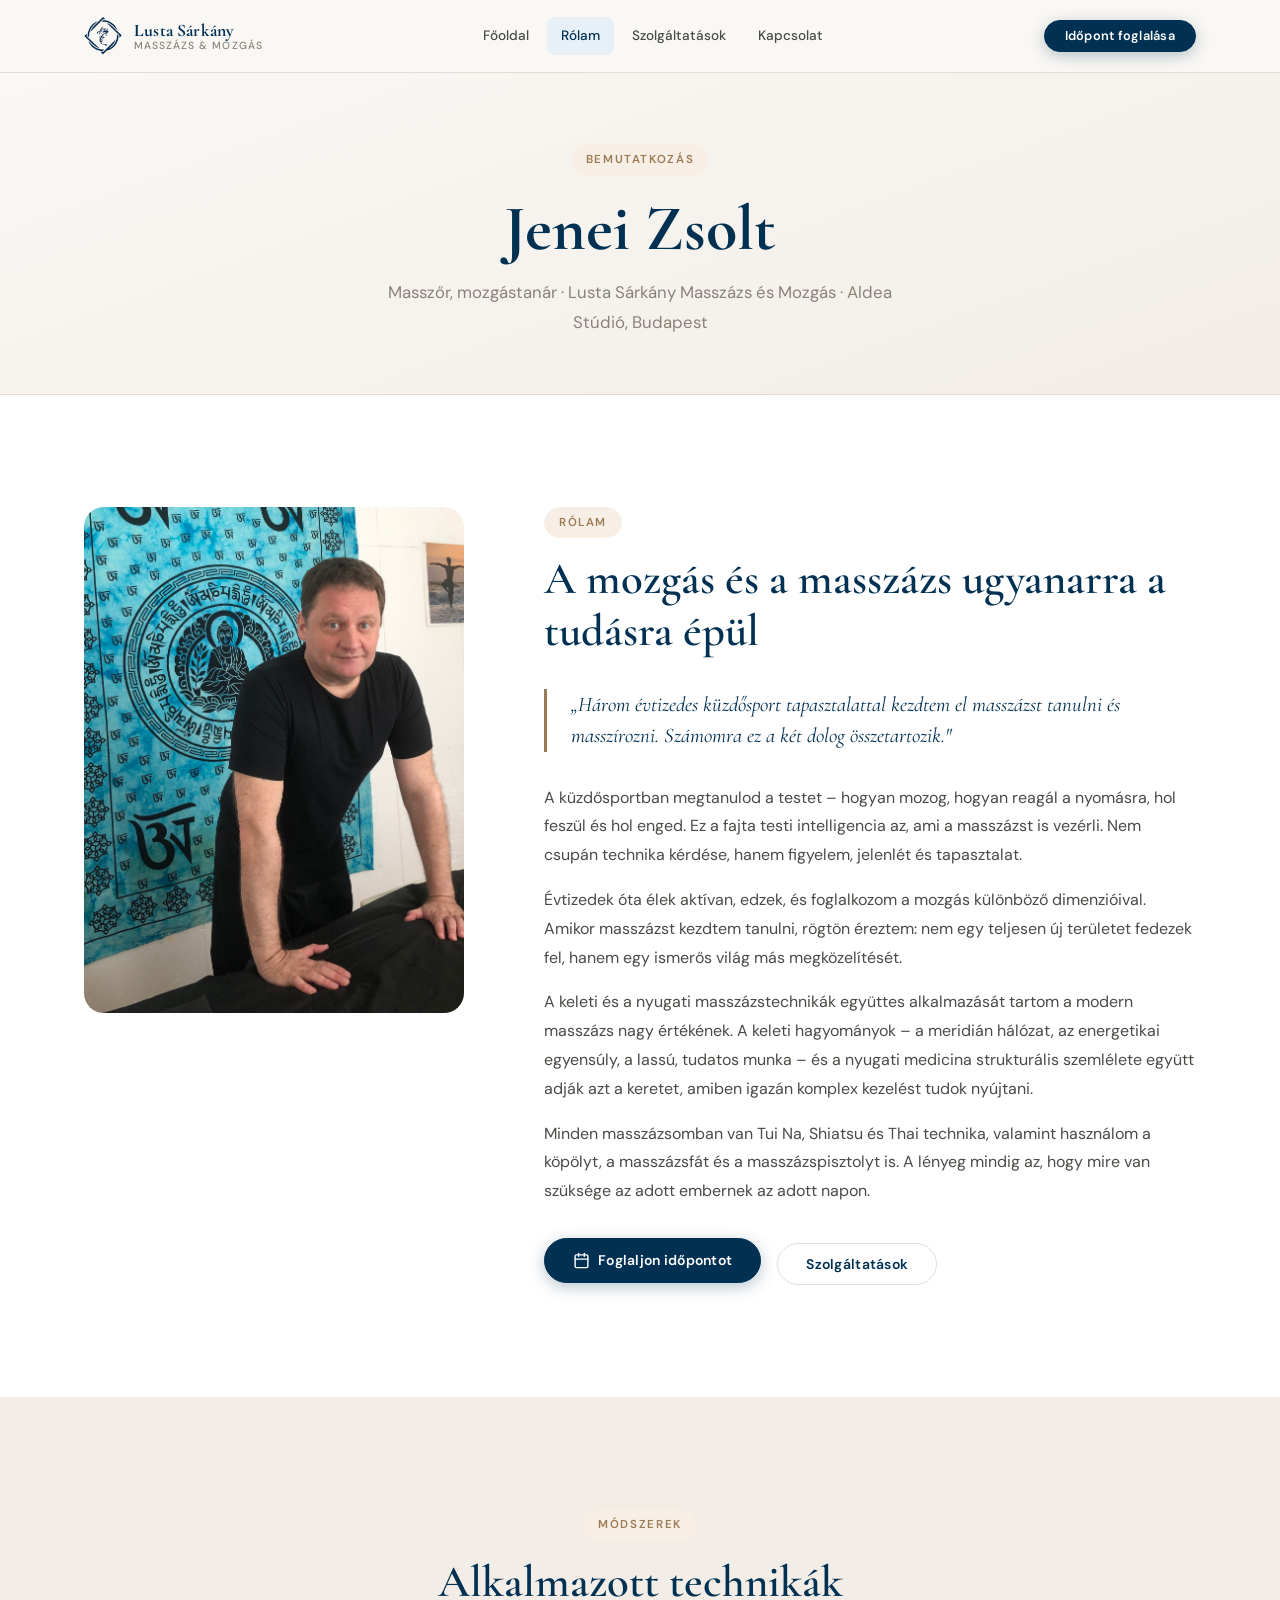
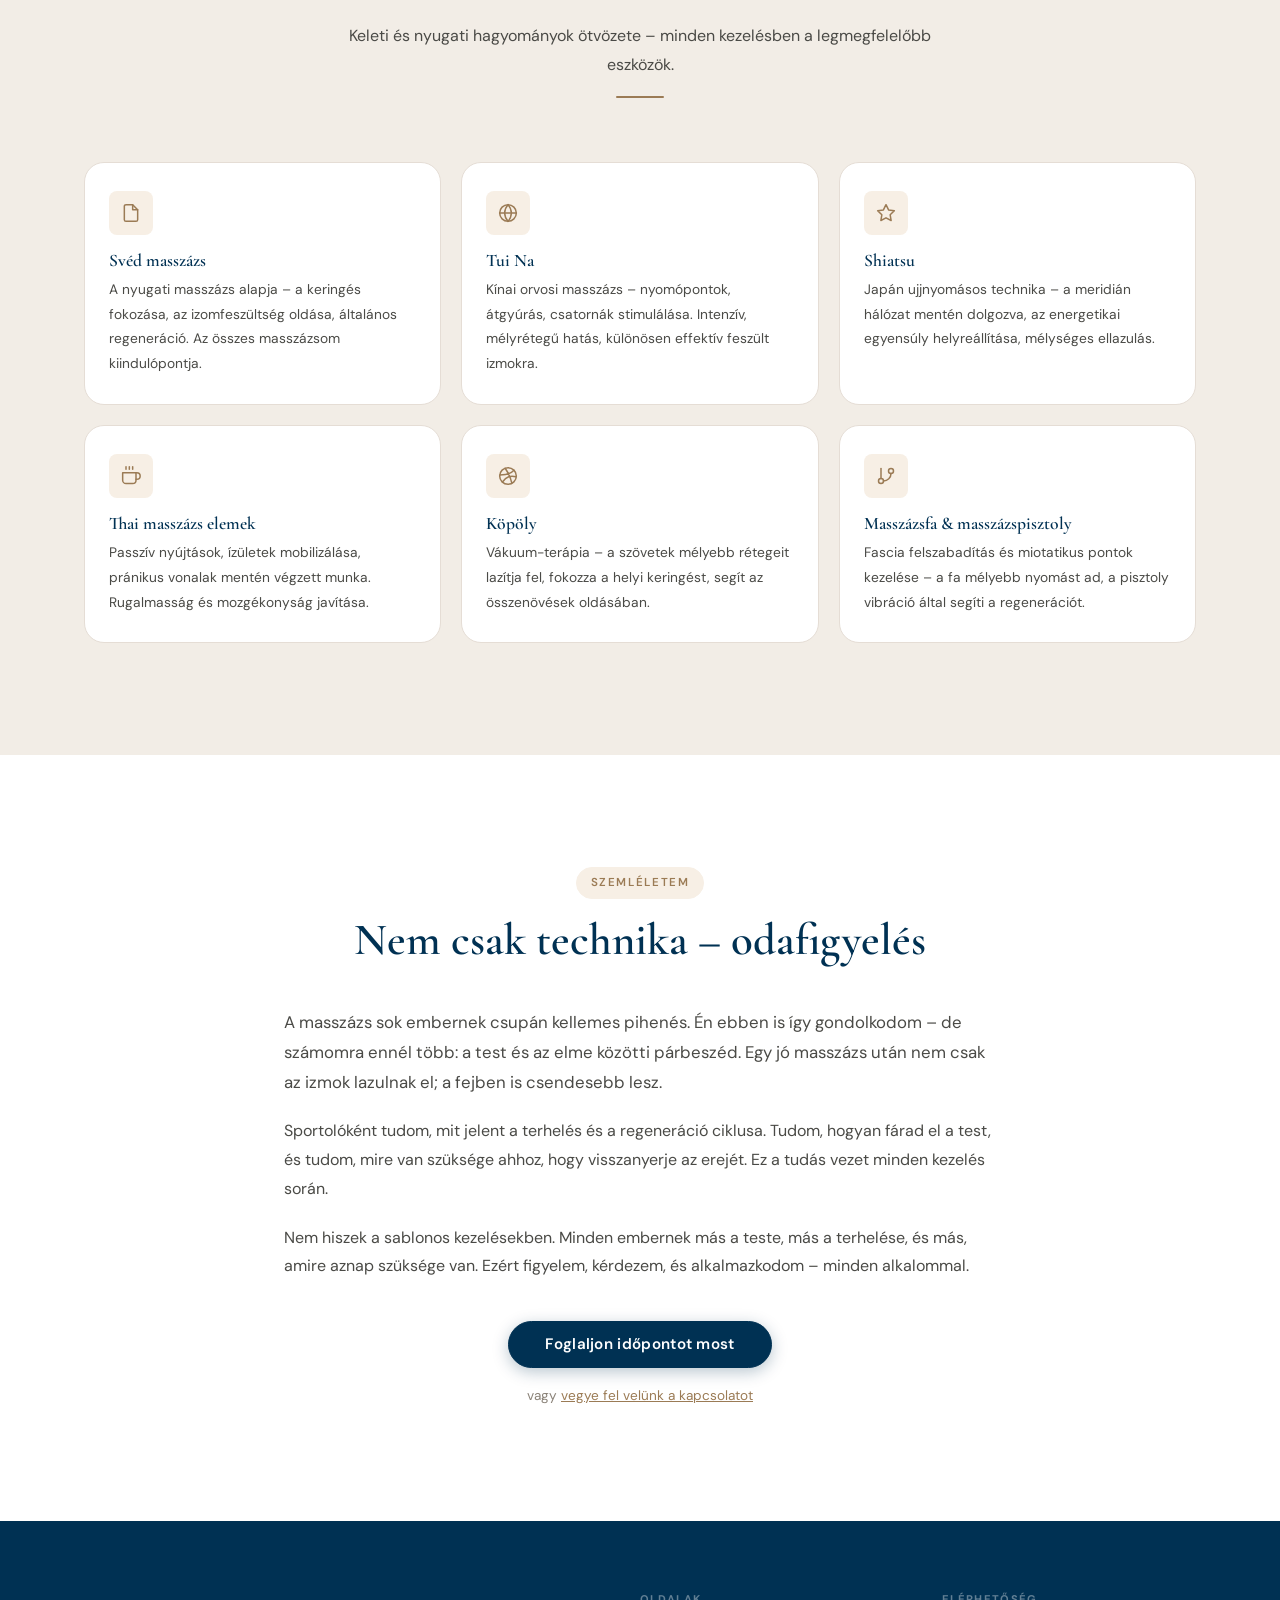
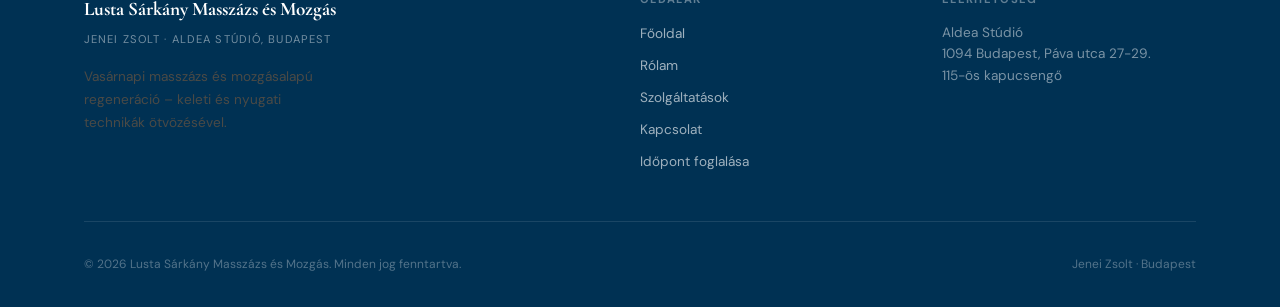
<file: rolam.html>
<!DOCTYPE html>
<html lang="hu">
<head>
  <meta charset="UTF-8" />
  <meta name="viewport" content="width=device-width, initial-scale=1.0" />
  <meta name="description" content="Jenei Zsolt – 30 éves küzdősport háttérrel rendelkező masszőr Budapesten. Keleti és nyugati technikák kombinálása: Tui Na, Shiatsu, Thai, svéd masszázs, köpöly, masszázsfa." />
  <meta name="robots" content="index, follow" />
  <title>Rólam – Jenei Zsolt | Lusta Sárkány Masszázs és Mozgás</title>

  <link rel="stylesheet" href="css/style.css" />
  <link rel="icon" href="public/logo.png" type="image/png" />
  <link rel="preconnect" href="https://fonts.googleapis.com" />
  <link rel="preconnect" href="https://fonts.gstatic.com" crossorigin />
</head>
<body class="page-top">

  <!-- NAVIGÁCIÓ -->
  <nav class="navbar" role="navigation" aria-label="Főnavigáció">
    <div class="nav-inner">
      <a href="index.html" class="nav-logo" aria-label="Lusta Sárkány – Főoldal">
        <img src="public/logo.png" alt="Lusta Sárkány logo" class="logo-mark" />
        <div class="logo-text">
          <span class="logo-name">Lusta Sárkány</span>
          <span class="logo-sub">Masszázs &amp; Mozgás</span>
        </div>
      </a>
      <nav class="nav-links" aria-label="Oldalak">
        <a href="index.html">Főoldal</a>
        <a href="rolam.html">Rólam</a>
        <a href="szolgaltatasok.html">Szolgáltatások</a>
        <a href="kapcsolat.html">Kapcsolat</a>
      </nav>
      <div class="nav-right">
        <a href="kapcsolat.html?tab=foglalas" class="btn btn-primary btn-sm">Időpont foglalása</a>
        <button class="nav-burger" aria-label="Menü" aria-expanded="false" aria-controls="mobile-menu">
          <span></span><span></span><span></span>
        </button>
      </div>
    </div>
  </nav>
  <div class="mobile-menu" id="mobile-menu" role="dialog" aria-label="Mobilmenü">
    <a href="index.html">Főoldal</a>
    <a href="rolam.html">Rólam</a>
    <a href="szolgaltatasok.html">Szolgáltatások</a>
    <a href="kapcsolat.html">Kapcsolat</a>
    <a href="kapcsolat.html?tab=foglalas" class="btn btn-primary">Időpont foglalása</a>
  </div>

  <main>
    <!-- OLDAL HERO -->
    <section class="page-hero" aria-labelledby="page-h1">
      <div class="container">
        <span class="sec-tag">Bemutatkozás</span>
        <h1 id="page-h1">Jenei Zsolt</h1>
        <p>Masszőr, mozgástanár · Lusta Sárkány Masszázs és Mozgás · Aldea Stúdió, Budapest</p>
      </div>
    </section>

    <!-- ═══════════════════════════════════════════════════════
         ÉLETRAJZ
         ═══════════════════════════════════════════════════════ -->
    <section style="background:#fff;" aria-labelledby="bio-h2">
      <div class="container">
        <div class="bio-grid">

          <!-- Kép (sticky) -->
          <div class="bio-img-wrap">
            <div class="img-ph img-ph-portrait real-img">
              <img src="public/kep3.jpg"
                   srcset="public/kep3.jpg 1200w, public/kep3.jpg 800w, public/kep3.jpg 400w"
                   sizes="(max-width:600px) 100vw, 360px"
                   alt="Jenei Zsolt portréfotó"
                   class="img-face-portrait"
                   loading="lazy" />
            </div>
          </div>

          <!-- Szöveg -->
          <div class="bio-text">
            <span class="sec-tag">Rólam</span>
            <h2 id="bio-h2">A mozgás és a masszázs ugyanarra a tudásra épül</h2>

            <blockquote>
              „Három évtizedes küzdősport tapasztalattal kezdtem el masszázst tanulni
              és masszírozni. Számomra ez a két dolog összetartozik."
            </blockquote>

            <p>
              A küzdősportban megtanulod a testet – hogyan mozog, hogyan reagál a
              nyomásra, hol feszül és hol enged. Ez a fajta testi intelligencia az,
              ami a masszázst is vezérli. Nem csupán technika kérdése, hanem figyelem,
              jelenlét és tapasztalat.
            </p>

            <p>
              Évtizedek óta élek aktívan, edzek, és foglalkozom a mozgás különböző
              dimenzióival. Amikor masszázst kezdtem tanulni, rögtön éreztem: nem egy
              teljesen új területet fedezek fel, hanem egy ismerős világ más megközelítését.
            </p>

            <p>
              A keleti és a nyugati masszázstechnikák együttes alkalmazását tartom
              a modern masszázs nagy értékének. A keleti hagyományok – a meridián hálózat,
              az energetikai egyensúly, a lassú, tudatos munka – és a nyugati medicina
              strukturális szemlélete együtt adják azt a keretet, amiben igazán komplex
              kezelést tudok nyújtani.
            </p>

            <p>
              Minden masszázsomban van Tui Na, Shiatsu és Thai technika, valamint
              használom a köpölyt, a masszázsfát és a masszázspisztolyt is. A lényeg
              mindig az, hogy mire van szüksége az adott embernek az adott napon.
            </p>

            <div style="margin-top:2rem;">
              <a href="kapcsolat.html?tab=foglalas" class="btn btn-primary">
                <svg width="17" height="17" viewBox="0 0 24 24" fill="none" stroke="currentColor" stroke-width="2" stroke-linecap="round" stroke-linejoin="round" aria-hidden="true">
                  <rect x="3" y="4" width="18" height="18" rx="2"/><line x1="16" y1="2" x2="16" y2="6"/><line x1="8" y1="2" x2="8" y2="6"/><line x1="3" y1="10" x2="21" y2="10"/>
                </svg>
                Foglaljon időpontot
              </a>
              <a href="szolgaltatasok.html" class="btn btn-ghost" style="margin-left:.75rem;">Szolgáltatások</a>
            </div>
          </div>
        </div>
      </div>
    </section>

    <!-- ═══════════════════════════════════════════════════════
         ALKALMAZOTT TECHNIKÁK
         ═══════════════════════════════════════════════════════ -->
    <section class="techniques" aria-labelledby="tech-h2">
      <div class="container">
        <div class="sec-head">
          <span class="sec-tag">Módszerek</span>
          <h2 id="tech-h2">Alkalmazott technikák</h2>
          <p>Keleti és nyugati hagyományok ötvözete – minden kezelésben a legmegfelelőbb eszközök.</p>
          <span class="sec-rule" aria-hidden="true"></span>
        </div>

        <div class="tech-grid">
          <div class="tech-card">
            <div class="tech-icon" aria-hidden="true">
              <svg width="20" height="20" viewBox="0 0 24 24" fill="none" stroke="currentColor" stroke-width="1.8" stroke-linecap="round" stroke-linejoin="round">
                <path d="M14 2H6a2 2 0 0 0-2 2v16a2 2 0 0 0 2 2h12a2 2 0 0 0 2-2V8z"/><polyline points="14 2 14 8 20 8"/>
              </svg>
            </div>
            <h4>Svéd masszázs</h4>
            <p>A nyugati masszázs alapja – a keringés fokozása, az izomfeszültség oldása, általános regeneráció. Az összes masszázsom kiindulópontja.</p>
          </div>

          <div class="tech-card">
            <div class="tech-icon" aria-hidden="true">
              <svg width="20" height="20" viewBox="0 0 24 24" fill="none" stroke="currentColor" stroke-width="1.8" stroke-linecap="round" stroke-linejoin="round">
                <circle cx="12" cy="12" r="10"/><line x1="2" y1="12" x2="22" y2="12"/><path d="M12 2a15.3 15.3 0 0 1 4 10 15.3 15.3 0 0 1-4 10 15.3 15.3 0 0 1-4-10 15.3 15.3 0 0 1 4-10z"/>
              </svg>
            </div>
            <h4>Tui Na</h4>
            <p>Kínai orvosi masszázs – nyomópontok, átgyúrás, csatornák stimulálása. Intenzív, mélyrétegű hatás, különösen effektív feszült izmokra.</p>
          </div>

          <div class="tech-card">
            <div class="tech-icon" aria-hidden="true">
              <svg width="20" height="20" viewBox="0 0 24 24" fill="none" stroke="currentColor" stroke-width="1.8" stroke-linecap="round" stroke-linejoin="round">
                <polygon points="12 2 15.09 8.26 22 9.27 17 14.14 18.18 21.02 12 17.77 5.82 21.02 7 14.14 2 9.27 8.91 8.26 12 2"/>
              </svg>
            </div>
            <h4>Shiatsu</h4>
            <p>Japán ujjnyomásos technika – a meridián hálózat mentén dolgozva, az energetikai egyensúly helyreállítása, mélységes ellazulás.</p>
          </div>

          <div class="tech-card">
            <div class="tech-icon" aria-hidden="true">
              <svg width="20" height="20" viewBox="0 0 24 24" fill="none" stroke="currentColor" stroke-width="1.8" stroke-linecap="round" stroke-linejoin="round">
                <path d="M18 8h1a4 4 0 0 1 0 8h-1"/><path d="M2 8h16v9a4 4 0 0 1-4 4H6a4 4 0 0 1-4-4V8z"/><line x1="6" y1="1" x2="6" y2="4"/><line x1="10" y1="1" x2="10" y2="4"/><line x1="14" y1="1" x2="14" y2="4"/>
              </svg>
            </div>
            <h4>Thai masszázs elemek</h4>
            <p>Passzív nyújtások, ízületek mobilizálása, pránikus vonalak mentén végzett munka. Rugalmasság és mozgékonyság javítása.</p>
          </div>

          <div class="tech-card">
            <div class="tech-icon" aria-hidden="true">
              <svg width="20" height="20" viewBox="0 0 24 24" fill="none" stroke="currentColor" stroke-width="1.8" stroke-linecap="round" stroke-linejoin="round">
                <circle cx="12" cy="12" r="10"/><path d="M8.56 2.75c4.37 6.03 6.02 9.42 8.03 17.72m2.54-15.38c-3.72 4.35-8.94 5.66-16.88 5.85m19.5 1.9c-3.5-.93-6.63-.82-8.94 0-2.58.92-5.01 2.86-7.44 6.32"/>
              </svg>
            </div>
            <h4>Köpöly</h4>
            <p>Vákuum-terápia – a szövetek mélyebb rétegeit lazítja fel, fokozza a helyi keringést, segít az összenövések oldásában.</p>
          </div>

          <div class="tech-card">
            <div class="tech-icon" aria-hidden="true">
              <svg width="20" height="20" viewBox="0 0 24 24" fill="none" stroke="currentColor" stroke-width="1.8" stroke-linecap="round" stroke-linejoin="round">
                <line x1="6" y1="3" x2="6" y2="15"/><circle cx="18" cy="6" r="3"/><circle cx="6" cy="18" r="3"/><path d="M18 9a9 9 0 0 1-9 9"/>
              </svg>
            </div>
            <h4>Masszázsfa &amp; masszázspisztoly</h4>
            <p>Fascia felszabadítás és miotatikus pontok kezelése – a fa mélyebb nyomást ad, a pisztoly vibráció által segíti a regenerációt.</p>
          </div>
        </div>
      </div>
    </section>

    <!-- ═══════════════════════════════════════════════════════
         FILOZÓFIA / MEGKÖZELÍTÉS
         ═══════════════════════════════════════════════════════ -->
    <section style="background:#fff;" aria-labelledby="phil-h2">
      <div class="container" style="max-width:760px;">
        <div class="text-center" style="margin-bottom:2.5rem;">
          <span class="sec-tag">Szemléletem</span>
          <h2 id="phil-h2">Nem csak technika – odafigyelés</h2>
        </div>

        <p style="margin-bottom:1.25rem;font-size:1.05rem;">
          A masszázs sok embernek csupán kellemes pihenés. Én ebben is így gondolkodom –
          de számomra ennél több: a test és az elme közötti párbeszéd. Egy jó masszázs
          után nem csak az izmok lazulnak el; a fejben is csendesebb lesz.
        </p>
        <p style="margin-bottom:1.25rem;">
          Sportolóként tudom, mit jelent a terhelés és a regeneráció ciklusa. Tudom,
          hogyan fárad el a test, és tudom, mire van szüksége ahhoz, hogy visszanyerje
          az erejét. Ez a tudás vezet minden kezelés során.
        </p>
        <p style="margin-bottom:2.5rem;">
          Nem hiszek a sablonos kezelésekben. Minden embernek más a teste, más a
          terhelése, és más, amire aznap szüksége van. Ezért figyelem, kérdezem,
          és alkalmazkodom – minden alkalommal.
        </p>

        <div class="text-center">
          <a href="kapcsolat.html?tab=foglalas" class="btn btn-primary btn-lg">
            Foglaljon időpontot most
          </a>
          <p class="text-muted mt-4">
            vagy <a href="kapcsolat.html" style="color:var(--color-accent);text-decoration:underline;">vegye fel velünk a kapcsolatot</a>
          </p>
        </div>
      </div>
    </section>
  </main>

  <!-- LÁBLÉC -->
  <footer>
    <div class="container">
      <div class="footer-grid">
        <div class="footer-brand">
          <span class="footer-brand-name">Lusta Sárkány Masszázs és Mozgás</span>
          <span class="footer-brand-sub">Jenei Zsolt · Aldea Stúdió, Budapest</span>
          <p>Vasárnapi masszázs és mozgásalapú regeneráció – keleti és nyugati technikák ötvözésével.</p>
        </div>
        <div class="footer-col">
          <h5>Oldalak</h5>
          <nav class="footer-links" aria-label="Lábléc navigáció">
            <a href="index.html">Főoldal</a>
            <a href="rolam.html">Rólam</a>
            <a href="szolgaltatasok.html">Szolgáltatások</a>
            <a href="kapcsolat.html">Kapcsolat</a>
            <a href="kapcsolat.html?tab=foglalas">Időpont foglalása</a>
          </nav>
        </div>
        <div class="footer-col">
          <h5>Elérhetőség</h5>
          <div class="footer-links">
            <span>Aldea Stúdió<br>1094 Budapest, Páva utca 27-29.<br>115-ös kapucsengő</span>
          </div>
        </div>
      </div>
      <div class="footer-bottom">
        <span>&copy; 2026 Lusta Sárkány Masszázs és Mozgás. Minden jog fenntartva.</span>
        <span>Jenei Zsolt · Budapest</span>
      </div>
    </div>
  </footer>

  <script src="js/main.js"></script>
</body>
</html>
</file>
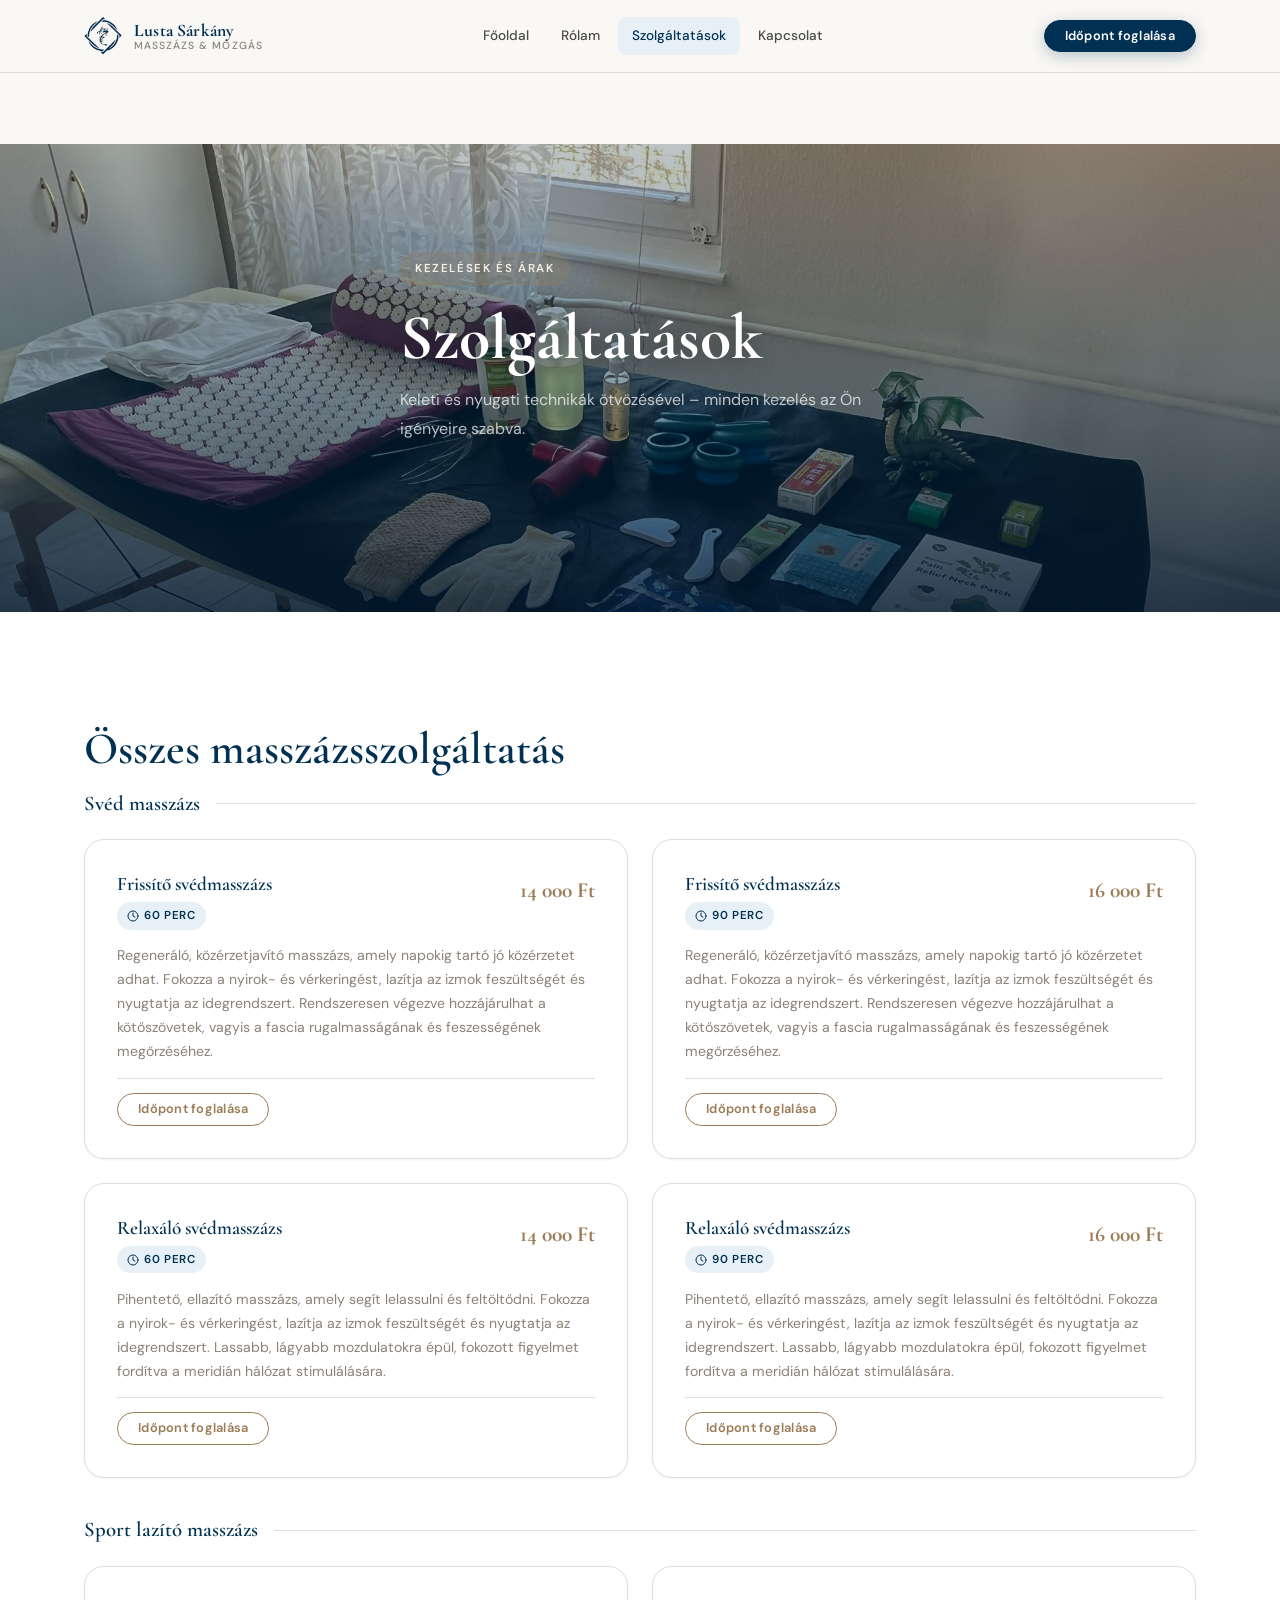
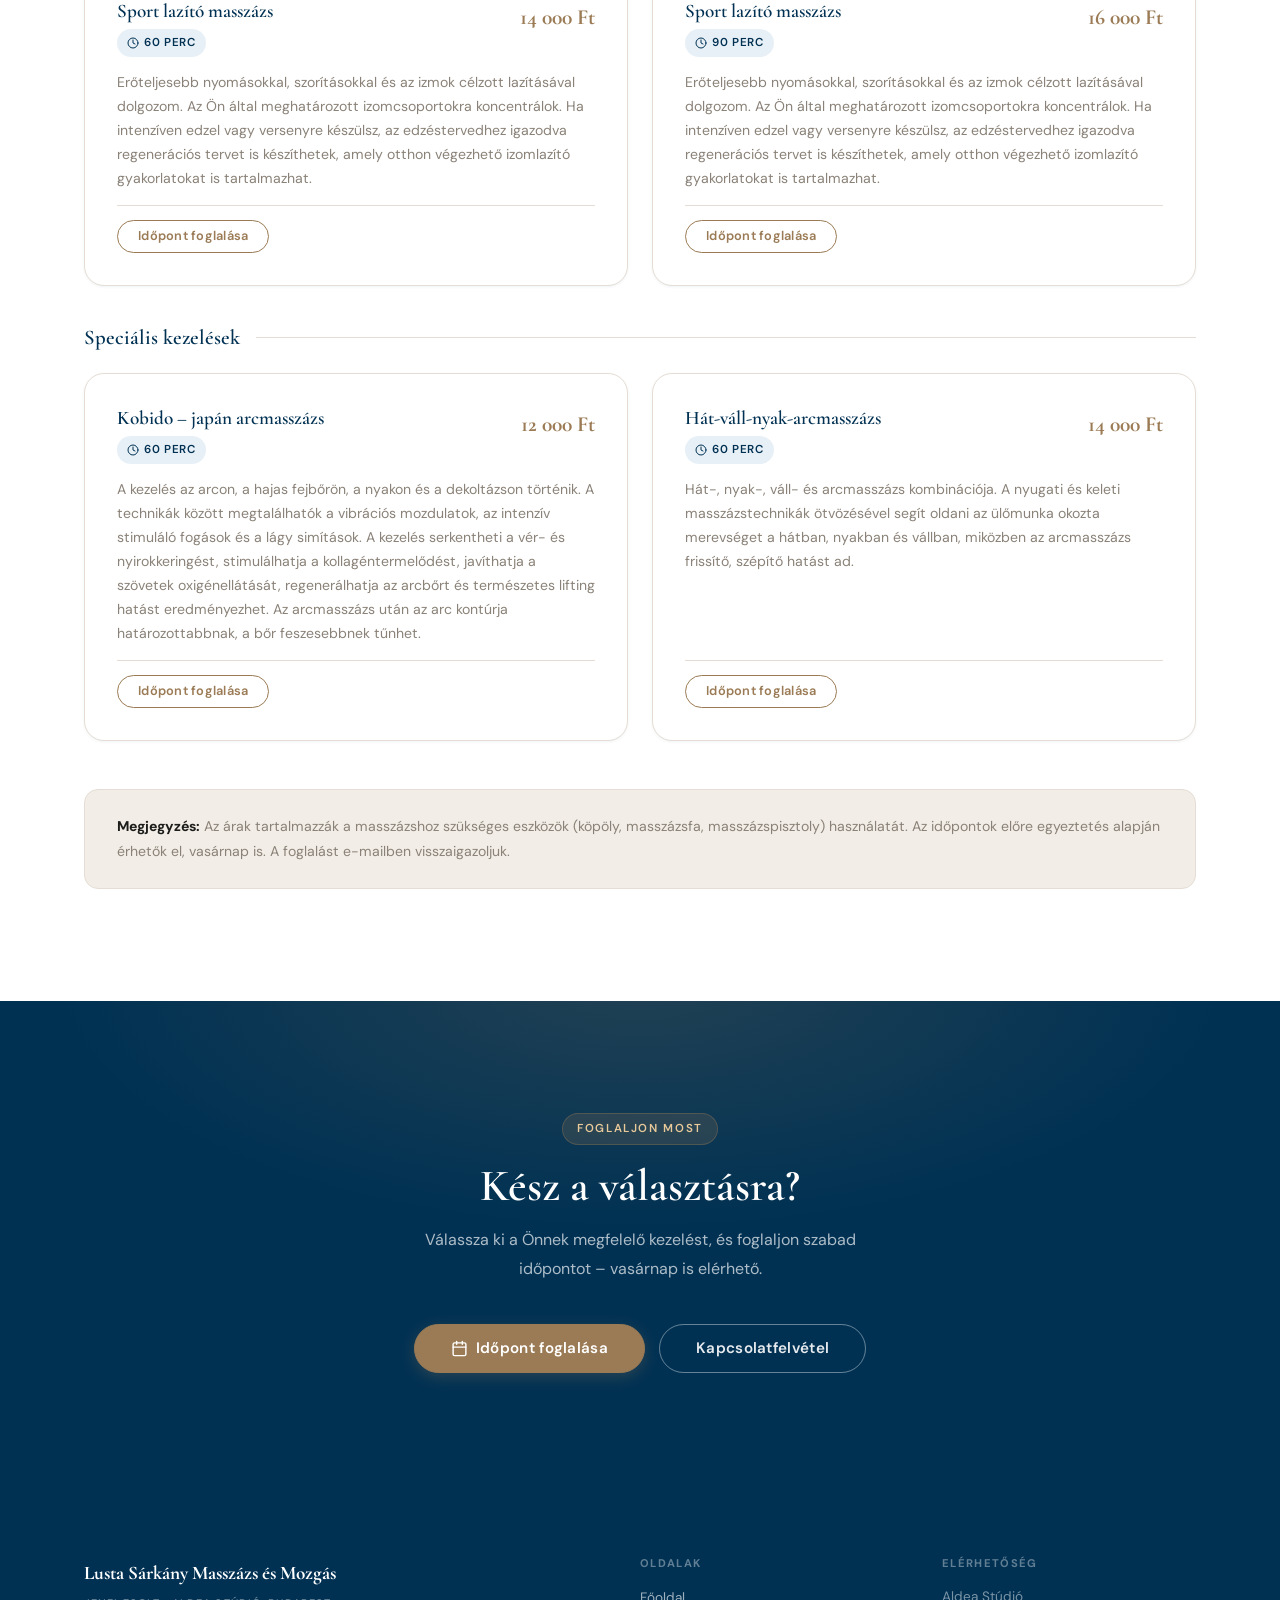
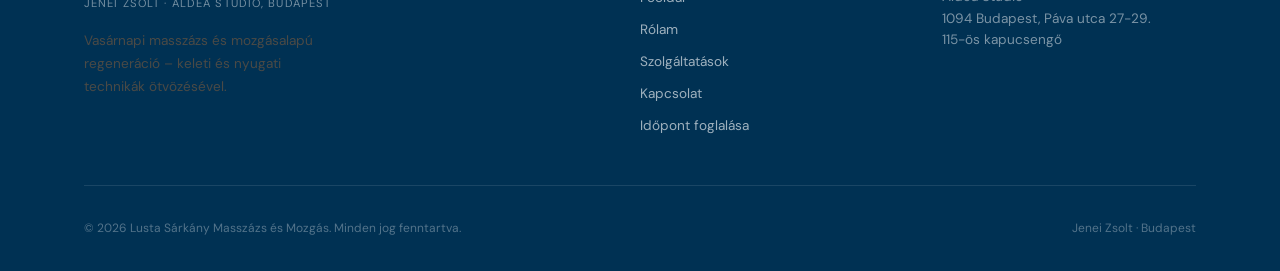
<file: szolgaltatasok.html>
<!DOCTYPE html>
<html lang="hu">
<head>
  <meta charset="UTF-8" />
  <meta name="viewport" content="width=device-width, initial-scale=1.0" />
  <meta name="description" content="Lusta Sárkány masszázs szolgáltatások Budapesten: svédmasszázs, sport lazító masszázs, Kobido arcmasszázs, hát-váll-nyak kezelés. Árak és időtartamok." />
  <meta name="robots" content="index, follow" />
  <title>Szolgáltatások – Lusta Sárkány Masszázs és Mozgás</title>

  <link rel="stylesheet" href="css/style.css" />
  <link rel="icon" href="public/logo.png" type="image/png" />
  <link rel="preconnect" href="https://fonts.googleapis.com" />
  <link rel="preconnect" href="https://fonts.gstatic.com" crossorigin />
</head>
<body class="page-top">

  <!-- NAVIGÁCIÓ -->
  <nav class="navbar" role="navigation" aria-label="Főnavigáció">
    <div class="nav-inner">
      <a href="index.html" class="nav-logo" aria-label="Lusta Sárkány – Főoldal">
        <img src="public/logo.png" alt="Lusta Sárkány logo" class="logo-mark" />
        <div class="logo-text">
          <span class="logo-name">Lusta Sárkány</span>
          <span class="logo-sub">Masszázs &amp; Mozgás</span>
        </div>
      </a>
      <nav class="nav-links" aria-label="Oldalak">
        <a href="index.html">Főoldal</a>
        <a href="rolam.html">Rólam</a>
        <a href="szolgaltatasok.html">Szolgáltatások</a>
        <a href="kapcsolat.html">Kapcsolat</a>
      </nav>
      <div class="nav-right">
        <a href="kapcsolat.html?tab=foglalas" class="btn btn-primary btn-sm">Időpont foglalása</a>
        <button class="nav-burger" aria-label="Menü" aria-expanded="false" aria-controls="mobile-menu">
          <span></span><span></span><span></span>
        </button>
      </div>
    </div>
  </nav>
  <div class="mobile-menu" id="mobile-menu" role="dialog" aria-label="Mobilmenü">
    <a href="index.html">Főoldal</a>
    <a href="rolam.html">Rólam</a>
    <a href="szolgaltatasok.html">Szolgáltatások</a>
    <a href="kapcsolat.html">Kapcsolat</a>
    <a href="kapcsolat.html?tab=foglalas" class="btn btn-primary">Időpont foglalása</a>
  </div>

  <main>
    <!-- OLDAL HERO – cinematikus háttérképpel -->
    <section class="svc-page-hero" aria-labelledby="page-h1">

      <!-- Háttérkép -->
      <div class="svc-page-hero-bg" aria-hidden="true">
        <img src="public/kep4.JPEG"
             alt=""
             loading="eager"
             fetchpriority="high" />
      </div>

      <!-- Sötét átfedés -->
      <div class="svc-page-hero-overlay" aria-hidden="true"></div>

      <!-- Tartalom -->
      <div class="container svc-page-hero-content">
        <span class="sec-tag svc-hero-tag">Kezelések és árak</span>
        <h1 id="page-h1">Szolgáltatások</h1>
        <p>Keleti és nyugati technikák ötvözésével – minden kezelés az Ön igényeire szabva.</p>
      </div>

    </section>

    <!-- ═══════════════════════════════════════════════════════
         ÖSSZES SZOLGÁLTATÁS
         MÓDOSÍTSA: Árak, leírások, elérhetőség
         ═══════════════════════════════════════════════════════ -->
    <section style="background:#fff;" aria-labelledby="svc-main-h2">
      <div class="container">
        <h2 id="svc-main-h2" class="sr-only">Összes masszázsszolgáltatás</h2>

        <div class="services-full-grid">

          <!-- ─── SVÉD MASSZÁZS KATEGÓRIA ─── -->
          <div class="service-category" role="heading" aria-level="2">
            <h3>Svéd masszázs</h3>
            <div class="service-category-line" aria-hidden="true"></div>
          </div>

          <!-- Frissítő 60 perc -->
          <div class="service-card" id="frissito-sved-60">
            <div class="service-card-top">
              <div>
                <h4>Frissítő svédmasszázs</h4>
                <span class="service-duration" style="margin-top:6px;display:inline-flex;" aria-label="Időtartam: 60 perc">
                  <svg width="12" height="12" viewBox="0 0 24 24" fill="none" stroke="currentColor" stroke-width="2" stroke-linecap="round" stroke-linejoin="round" aria-hidden="true"><circle cx="12" cy="12" r="10"/><polyline points="12 6 12 12 16 14"/></svg>
                  60 perc
                </span>
              </div>
              <div class="service-price" aria-label="Ár: 14 000 forint">14 000 Ft</div>
            </div>
            <p class="service-desc">
              Regeneráló, közérzetjavító masszázs, amely napokig tartó jó közérzetet adhat.
              Fokozza a nyirok- és vérkeringést, lazítja az izmok feszültségét és nyugtatja
              az idegrendszert. Rendszeresen végezve hozzájárulhat a kötőszövetek, vagyis a
              fascia rugalmasságának és feszességének megőrzéséhez.
            </p>
            <div class="service-card-footer">
              <a href="kapcsolat.html?tab=foglalas&szolgaltatas=frissito-sved-60" class="btn btn-outline-accent btn-sm">Időpont foglalása</a>
            </div>
          </div>

          <!-- Frissítő 90 perc -->
          <div class="service-card" id="frissito-sved-90">
            <div class="service-card-top">
              <div>
                <h4>Frissítő svédmasszázs</h4>
                <span class="service-duration" style="margin-top:6px;display:inline-flex;" aria-label="Időtartam: 90 perc">
                  <svg width="12" height="12" viewBox="0 0 24 24" fill="none" stroke="currentColor" stroke-width="2" stroke-linecap="round" stroke-linejoin="round" aria-hidden="true"><circle cx="12" cy="12" r="10"/><polyline points="12 6 12 12 16 14"/></svg>
                  90 perc
                </span>
              </div>
              <div class="service-price" aria-label="Ár: 16 000 forint">16 000 Ft</div>
            </div>
            <p class="service-desc">
              Regeneráló, közérzetjavító masszázs, amely napokig tartó jó közérzetet adhat.
              Fokozza a nyirok- és vérkeringést, lazítja az izmok feszültségét és nyugtatja
              az idegrendszert. Rendszeresen végezve hozzájárulhat a kötőszövetek, vagyis a
              fascia rugalmasságának és feszességének megőrzéséhez.
            </p>
            <div class="service-card-footer">
              <a href="kapcsolat.html?tab=foglalas&szolgaltatas=frissito-sved-90" class="btn btn-outline-accent btn-sm">Időpont foglalása</a>
            </div>
          </div>

          <!-- Relaxáló 60 perc -->
          <div class="service-card" id="relaxalo-sved-60">
            <div class="service-card-top">
              <div>
                <h4>Relaxáló svédmasszázs</h4>
                <span class="service-duration" style="margin-top:6px;display:inline-flex;" aria-label="Időtartam: 60 perc">
                  <svg width="12" height="12" viewBox="0 0 24 24" fill="none" stroke="currentColor" stroke-width="2" stroke-linecap="round" stroke-linejoin="round" aria-hidden="true"><circle cx="12" cy="12" r="10"/><polyline points="12 6 12 12 16 14"/></svg>
                  60 perc
                </span>
              </div>
              <div class="service-price" aria-label="Ár: 14 000 forint">14 000 Ft</div>
            </div>
            <p class="service-desc">
              Pihentető, ellazító masszázs, amely segít lelassulni és feltöltődni. Fokozza
              a nyirok- és vérkeringést, lazítja az izmok feszültségét és nyugtatja az
              idegrendszert. Lassabb, lágyabb mozdulatokra épül, fokozott figyelmet fordítva
              a meridián hálózat stimulálására.
            </p>
            <div class="service-card-footer">
              <a href="kapcsolat.html?tab=foglalas&szolgaltatas=relaxalo-sved-60" class="btn btn-outline-accent btn-sm">Időpont foglalása</a>
            </div>
          </div>

          <!-- Relaxáló 90 perc -->
          <div class="service-card" id="relaxalo-sved-90">
            <div class="service-card-top">
              <div>
                <h4>Relaxáló svédmasszázs</h4>
                <span class="service-duration" style="margin-top:6px;display:inline-flex;" aria-label="Időtartam: 90 perc">
                  <svg width="12" height="12" viewBox="0 0 24 24" fill="none" stroke="currentColor" stroke-width="2" stroke-linecap="round" stroke-linejoin="round" aria-hidden="true"><circle cx="12" cy="12" r="10"/><polyline points="12 6 12 12 16 14"/></svg>
                  90 perc
                </span>
              </div>
              <div class="service-price" aria-label="Ár: 16 000 forint">16 000 Ft</div>
            </div>
            <p class="service-desc">
              Pihentető, ellazító masszázs, amely segít lelassulni és feltöltődni. Fokozza
              a nyirok- és vérkeringést, lazítja az izmok feszültségét és nyugtatja az
              idegrendszert. Lassabb, lágyabb mozdulatokra épül, fokozott figyelmet fordítva
              a meridián hálózat stimulálására.
            </p>
            <div class="service-card-footer">
              <a href="kapcsolat.html?tab=foglalas&szolgaltatas=relaxalo-sved-90" class="btn btn-outline-accent btn-sm">Időpont foglalása</a>
            </div>
          </div>

          <!-- ─── SPORT MASSZÁZS KATEGÓRIA ─── -->
          <div class="service-category" role="heading" aria-level="2">
            <h3>Sport lazító masszázs</h3>
            <div class="service-category-line" aria-hidden="true"></div>
          </div>

          <!-- Sport 60 perc -->
          <div class="service-card" id="sport-60">
            <div class="service-card-top">
              <div>
                <h4>Sport lazító masszázs</h4>
                <span class="service-duration" style="margin-top:6px;display:inline-flex;" aria-label="Időtartam: 60 perc">
                  <svg width="12" height="12" viewBox="0 0 24 24" fill="none" stroke="currentColor" stroke-width="2" stroke-linecap="round" stroke-linejoin="round" aria-hidden="true"><circle cx="12" cy="12" r="10"/><polyline points="12 6 12 12 16 14"/></svg>
                  60 perc
                </span>
              </div>
              <div class="service-price" aria-label="Ár: 14 000 forint">14 000 Ft</div>
            </div>
            <p class="service-desc">
              Erőteljesebb nyomásokkal, szorításokkal és az izmok célzott lazításával dolgozom.
              Az Ön által meghatározott izomcsoportokra koncentrálok. Ha intenzíven edzel vagy
              versenyre készülsz, az edzéstervedhez igazodva regenerációs tervet is készíthetek,
              amely otthon végezhető izomlazító gyakorlatokat is tartalmazhat.
            </p>
            <div class="service-card-footer">
              <a href="kapcsolat.html?tab=foglalas&szolgaltatas=sport-60" class="btn btn-outline-accent btn-sm">Időpont foglalása</a>
            </div>
          </div>

          <!-- Sport 90 perc -->
          <div class="service-card" id="sport-90">
            <div class="service-card-top">
              <div>
                <h4>Sport lazító masszázs</h4>
                <span class="service-duration" style="margin-top:6px;display:inline-flex;" aria-label="Időtartam: 90 perc">
                  <svg width="12" height="12" viewBox="0 0 24 24" fill="none" stroke="currentColor" stroke-width="2" stroke-linecap="round" stroke-linejoin="round" aria-hidden="true"><circle cx="12" cy="12" r="10"/><polyline points="12 6 12 12 16 14"/></svg>
                  90 perc
                </span>
              </div>
              <div class="service-price" aria-label="Ár: 16 000 forint">16 000 Ft</div>
            </div>
            <p class="service-desc">
              Erőteljesebb nyomásokkal, szorításokkal és az izmok célzott lazításával dolgozom.
              Az Ön által meghatározott izomcsoportokra koncentrálok. Ha intenzíven edzel vagy
              versenyre készülsz, az edzéstervedhez igazodva regenerációs tervet is készíthetek,
              amely otthon végezhető izomlazító gyakorlatokat is tartalmazhat.
            </p>
            <div class="service-card-footer">
              <a href="kapcsolat.html?tab=foglalas&szolgaltatas=sport-90" class="btn btn-outline-accent btn-sm">Időpont foglalása</a>
            </div>
          </div>

          <!-- ─── SPECIÁLIS KEZELÉSEK KATEGÓRIA ─── -->
          <div class="service-category" role="heading" aria-level="2">
            <h3>Speciális kezelések</h3>
            <div class="service-category-line" aria-hidden="true"></div>
          </div>

          <!-- Kobido -->
          <div class="service-card" id="kobido-60">
            <div class="service-card-top">
              <div>
                <h4>Kobido – japán arcmasszázs</h4>
                <span class="service-duration" style="margin-top:6px;display:inline-flex;" aria-label="Időtartam: 60 perc">
                  <svg width="12" height="12" viewBox="0 0 24 24" fill="none" stroke="currentColor" stroke-width="2" stroke-linecap="round" stroke-linejoin="round" aria-hidden="true"><circle cx="12" cy="12" r="10"/><polyline points="12 6 12 12 16 14"/></svg>
                  60 perc
                </span>
              </div>
              <div class="service-price" aria-label="Ár: 12 000 forint">12 000 Ft</div>
            </div>
            <p class="service-desc">
              A kezelés az arcon, a hajas fejbőrön, a nyakon és a dekoltázson történik.
              A technikák között megtalálhatók a vibrációs mozdulatok, az intenzív stimuláló
              fogások és a lágy simítások. A kezelés serkentheti a vér- és nyirokkeringést,
              stimulálhatja a kollagéntermelődést, javíthatja a szövetek oxigénellátását,
              regenerálhatja az arcbőrt és természetes lifting hatást eredményezhet.
              Az arcmasszázs után az arc kontúrja határozottabbnak, a bőr feszesebbnek tűnhet.
            </p>
            <div class="service-card-footer">
              <a href="kapcsolat.html?tab=foglalas&szolgaltatas=kobido-60" class="btn btn-outline-accent btn-sm">Időpont foglalása</a>
            </div>
          </div>

          <!-- Hát-váll-nyak-arc -->
          <div class="service-card" id="hat-vall-nyak-arc">
            <div class="service-card-top">
              <div>
                <h4>Hát-váll-nyak-arcmasszázs</h4>
                <span class="service-duration" style="margin-top:6px;display:inline-flex;" aria-label="Időtartam: 60 perc">
                  <svg width="12" height="12" viewBox="0 0 24 24" fill="none" stroke="currentColor" stroke-width="2" stroke-linecap="round" stroke-linejoin="round" aria-hidden="true"><circle cx="12" cy="12" r="10"/><polyline points="12 6 12 12 16 14"/></svg>
                  60 perc
                </span>
              </div>
              <div class="service-price" aria-label="Ár: 14 000 forint">14 000 Ft</div>
            </div>
            <p class="service-desc">
              Hát-, nyak-, váll- és arcmasszázs kombinációja. A nyugati és keleti
              masszázstechnikák ötvözésével segít oldani az ülőmunka okozta merevséget
              a hátban, nyakban és vállban, miközben az arcmasszázs frissítő, szépítő
              hatást ad.
            </p>
            <div class="service-card-footer">
              <a href="kapcsolat.html?tab=foglalas&szolgaltatas=hat-vall-nyak-arc" class="btn btn-outline-accent btn-sm">Időpont foglalása</a>
            </div>
          </div>

        </div><!-- /services-full-grid -->

        <!-- Megjegyzés az árakhoz -->
        <div style="margin-top:3rem;padding:1.5rem 2rem;background:var(--color-bg-alt);border-radius:var(--r-md);border:1px solid var(--color-border);">
          <p style="font-size:.88rem;color:var(--color-text-muted);margin:0;">
            <strong style="color:var(--color-text);">Megjegyzés:</strong>
            Az árak tartalmazzák a masszázshoz szükséges eszközök (köpöly, masszázsfa, masszázspisztoly)
            használatát. Az időpontok előre egyeztetés alapján érhetők el, vasárnap is.
            A foglalást e-mailben visszaigazoljuk.
            <!-- MÓDOSÍTSA: Ide illeszthet további feltételeket vagy a lemondási politikát -->
          </p>
        </div>
      </div>
    </section>

    <!-- CTA -->
    <section class="cta-band" aria-labelledby="cta-svc-h2">
      <div class="container">
        <span class="sec-tag">Foglaljon most</span>
        <h2 id="cta-svc-h2">Kész a választásra?</h2>
        <p>Válassza ki a Önnek megfelelő kezelést, és foglaljon szabad időpontot – vasárnap is elérhető.</p>
        <div class="cta-actions">
          <a href="kapcsolat.html?tab=foglalas" class="btn btn-accent btn-lg">
            <svg width="17" height="17" viewBox="0 0 24 24" fill="none" stroke="currentColor" stroke-width="2" stroke-linecap="round" stroke-linejoin="round" aria-hidden="true">
              <rect x="3" y="4" width="18" height="18" rx="2"/><line x1="16" y1="2" x2="16" y2="6"/><line x1="8" y1="2" x2="8" y2="6"/><line x1="3" y1="10" x2="21" y2="10"/>
            </svg>
            Időpont foglalása
          </a>
          <a href="kapcsolat.html" class="btn btn-ghost-white btn-lg">Kapcsolatfelvétel</a>
        </div>
      </div>
    </section>
  </main>

  <!-- LÁBLÉC -->
  <footer>
    <div class="container">
      <div class="footer-grid">
        <div class="footer-brand">
          <span class="footer-brand-name">Lusta Sárkány Masszázs és Mozgás</span>
          <span class="footer-brand-sub">Jenei Zsolt · Aldea Stúdió, Budapest</span>
          <p>Vasárnapi masszázs és mozgásalapú regeneráció – keleti és nyugati technikák ötvözésével.</p>
        </div>
        <div class="footer-col">
          <h5>Oldalak</h5>
          <nav class="footer-links" aria-label="Lábléc navigáció">
            <a href="index.html">Főoldal</a>
            <a href="rolam.html">Rólam</a>
            <a href="szolgaltatasok.html">Szolgáltatások</a>
            <a href="kapcsolat.html">Kapcsolat</a>
            <a href="kapcsolat.html?tab=foglalas">Időpont foglalása</a>
          </nav>
        </div>
        <div class="footer-col">
          <h5>Elérhetőség</h5>
          <div class="footer-links">
            <span>Aldea Stúdió<br>1094 Budapest, Páva utca 27-29.<br>115-ös kapucsengő</span>
          </div>
        </div>
      </div>
      <div class="footer-bottom">
        <span>&copy; 2026 Lusta Sárkány Masszázs és Mozgás. Minden jog fenntartva.</span>
        <span>Jenei Zsolt · Budapest</span>
      </div>
    </div>
  </footer>

  <script src="js/main.js"></script>
</body>
</html>
</file>
<file: css/style.css>
/* ================================================================
   LUSTA S脕RK脕NY MASSZ脕ZS 脡S MOZG脕S
   Jenei Zsolt 鈥?Aldea St煤di贸, Budapest
   F艖st铆luslap 路 style.css

   TESTRESZAB脕S:
   鈹€鈹€鈹€鈹€鈹€鈹€鈹€鈹€鈹€鈹€鈹€鈹€鈹€鈹€鈹€鈹€鈹€鈹€鈹€鈹€鈹€鈹€鈹€鈹€鈹€鈹€鈹€鈹€鈹€鈹€鈹€鈹€鈹€鈹€鈹€鈹€鈹€鈹€鈹€鈹€鈹€鈹€鈹€鈹€鈹€鈹€鈹€鈹€鈹€鈹€鈹€鈹€鈹€鈹€鈹€鈹€鈹€鈹€鈹€鈹€鈹€
   鈥?Sz铆nek:       m贸dos铆tsa a --color-* v谩ltoz贸kat (lejjebb)
   鈥?Bet疟t铆pus:    cser茅lje a Google Fonts importot + --font-*
   鈥?脕rak, sz枚veg: csak a HTML f谩jlokban szerepelnek
   鈥?K茅pek:        az .img-ph elemeket cser茅lje val贸di <img>-re
   ================================================================ */

/* 鈹€鈹€ FONTS 鈹€鈹€鈹€鈹€鈹€鈹€鈹€鈹€鈹€鈹€鈹€鈹€鈹€鈹€鈹€鈹€鈹€鈹€鈹€鈹€鈹€鈹€鈹€鈹€鈹€鈹€鈹€鈹€鈹€鈹€鈹€鈹€鈹€鈹€鈹€鈹€鈹€鈹€鈹€鈹€鈹€鈹€鈹€鈹€鈹€鈹€鈹€鈹€鈹€鈹€鈹€鈹€ */
@import url('https://fonts.googleapis.com/css2?family=Cormorant+Garamond:ital,wght@0,400;0,500;0,600;0,700;1,400;1,600&family=DM+Sans:ital,opsz,wght@0,9..40,300;0,9..40,400;0,9..40,500;0,9..40,600;1,9..40,400&display=swap');

/* 鈹€鈹€ CUSTOM PROPERTIES 鈹€鈹€鈹€鈹€鈹€鈹€鈹€鈹€鈹€鈹€鈹€鈹€鈹€鈹€鈹€鈹€鈹€鈹€鈹€鈹€鈹€鈹€鈹€鈹€鈹€鈹€鈹€鈹€鈹€鈹€鈹€鈹€鈹€鈹€鈹€鈹€鈹€鈹€鈹€鈹€ */
:root {
  /* 鈹€ BRAND COLORS 鈹€ m贸dos铆tsa ide a brand sz铆neket 鈹€ */
  --color-primary:        #003153;   /* porosz k茅k */
  --color-primary-dark:   #002244;
  --color-primary-light:  #E8F0F7;   /* halv谩ny k茅k t贸nus */
  --color-accent:         #9B7B55;   /* meleg konyak / borosty谩n */
  --color-accent-dark:    #7A5F3E;
  --color-accent-light:   #F7EFE5;   /* kr茅msz铆n alap */

  /* 鈹€ BACKGROUNDS 鈹€ */
  --color-bg:             #FAF8F5;   /* meleg t枚rtfeh茅r */
  --color-bg-alt:         #F2EDE6;   /* meleg b茅zs */
  --color-bg-card:        #FFFFFF;
  --color-bg-dark:        #003153;   /* s枚t茅tk茅k szekci贸k */

  /* 鈹€ TEXT 鈹€ */
  --color-text:           #1C1C1A;
  --color-text-medium:    #4A4A46;
  --color-text-muted:     #8A8278;
  --color-text-on-dark:   rgba(255, 255, 255, .88);

  /* 鈹€ UI 鈹€ */
  --color-border:         #E5DDD5;
  --color-border-focus:   #9B7B55;
  --color-success:        #4A7A5F;
  --color-success-light:  #EEF6F2;
  --color-error:          #B94040;

  /* 鈹€ VAS脕RNAP (Sunday) highlight 鈹€ */
  --color-sun:            #9B7B55;
  --color-sun-bg:         #FDF5EE;
  --color-sun-border:     #DEB896;
  --color-sun-text:       #6B4F2E;

  /* 鈹€ TYPOGRAPHY 鈹€ */
  --font-heading: 'Cormorant Garamond', Georgia, 'Times New Roman', serif;
  --font-body:    'DM Sans', system-ui, -apple-system, sans-serif;

  /* 鈹€ SPACING 鈹€ */
  --section-py:        7rem;
  --section-py-mobile: 4rem;
  --container-max:     1160px;
  --container-px:      1.5rem;

  /* 鈹€ RADII 鈹€ */
  --r-xs:   4px;
  --r-sm:   8px;
  --r-md:   14px;
  --r-lg:   20px;
  --r-xl:   28px;
  --r-full: 9999px;

  /* 鈹€ SHADOWS 鈹€ */
  --shadow-xs: 0 1px 3px  rgba(0, 49, 83, .06);
  --shadow-sm: 0 2px 12px rgba(0, 49, 83, .08);
  --shadow-md: 0 4px 28px rgba(0, 49, 83, .10);
  --shadow-lg: 0 8px 48px rgba(0, 49, 83, .13);
  --shadow-focus: 0 0 0 3px rgba(155, 123, 85, .28);

  /* 鈹€ TRANSITIONS 鈹€ */
  --t-fast: 150ms ease;
  --t-base: 240ms ease;
  --t-slow: 380ms ease;

  /* 鈹€ Z-INDEX 鈹€ */
  --z-nav:   100;
  --z-modal: 200;
}

/* 鈹€鈹€ RESET 鈹€鈹€鈹€鈹€鈹€鈹€鈹€鈹€鈹€鈹€鈹€鈹€鈹€鈹€鈹€鈹€鈹€鈹€鈹€鈹€鈹€鈹€鈹€鈹€鈹€鈹€鈹€鈹€鈹€鈹€鈹€鈹€鈹€鈹€鈹€鈹€鈹€鈹€鈹€鈹€鈹€鈹€鈹€鈹€鈹€鈹€鈹€鈹€鈹€鈹€鈹€鈹€ */
*, *::before, *::after { box-sizing: border-box; margin: 0; padding: 0; }

html {
  scroll-behavior: smooth;
  -webkit-text-size-adjust: 100%;
}

body {
  font-family: var(--font-body);
  background: var(--color-bg);
  color: var(--color-text);
  line-height: 1.7;
  -webkit-font-smoothing: antialiased;
  -moz-osx-font-smoothing: grayscale;
}

img, video, svg { max-width: 100%; height: auto; display: block; }
a              { color: inherit; text-decoration: none; }
ul, ol         { list-style: none; }
button         { font-family: inherit; background: none; border: none; cursor: pointer; }
input, textarea, select { font-family: inherit; }

/* 鈹€鈹€ LAYOUT 鈹€鈹€鈹€鈹€鈹€鈹€鈹€鈹€鈹€鈹€鈹€鈹€鈹€鈹€鈹€鈹€鈹€鈹€鈹€鈹€鈹€鈹€鈹€鈹€鈹€鈹€鈹€鈹€鈹€鈹€鈹€鈹€鈹€鈹€鈹€鈹€鈹€鈹€鈹€鈹€鈹€鈹€鈹€鈹€鈹€鈹€鈹€鈹€鈹€鈹€鈹€ */
.container {
  max-width: var(--container-max);
  margin: 0 auto;
  padding: 0 var(--container-px);
}

section { padding: var(--section-py) 0; }

/* 鈹€鈹€ TYPOGRAPHY 鈹€鈹€鈹€鈹€鈹€鈹€鈹€鈹€鈹€鈹€鈹€鈹€鈹€鈹€鈹€鈹€鈹€鈹€鈹€鈹€鈹€鈹€鈹€鈹€鈹€鈹€鈹€鈹€鈹€鈹€鈹€鈹€鈹€鈹€鈹€鈹€鈹€鈹€鈹€鈹€鈹€鈹€鈹€鈹€鈹€鈹€鈹€ */
h1, h2, h3, h4, h5 {
  font-family: var(--font-heading);
  color: var(--color-primary);
  line-height: 1.15;
  font-weight: 600;
}

h1 { font-size: clamp(2.4rem, 5.5vw, 4rem); font-weight: 700; }
h2 { font-size: clamp(1.9rem, 3.8vw, 2.8rem); }
h3 { font-size: clamp(1.25rem, 2.2vw, 1.6rem); }
h4 { font-size: 1.1rem; }
h5 { font-size: .9rem; letter-spacing: .1em; text-transform: uppercase; font-weight: 600; font-family: var(--font-body); }

p { color: var(--color-text-medium); line-height: 1.8; }

.lead { font-size: 1.1rem; }

/* 鈹€鈹€ SECTION HEADER 鈹€鈹€鈹€鈹€鈹€鈹€鈹€鈹€鈹€鈹€鈹€鈹€鈹€鈹€鈹€鈹€鈹€鈹€鈹€鈹€鈹€鈹€鈹€鈹€鈹€鈹€鈹€鈹€鈹€鈹€鈹€鈹€鈹€鈹€鈹€鈹€鈹€鈹€鈹€鈹€鈹€鈹€鈹€ */
.sec-tag {
  display: inline-block;
  font-family: var(--font-body);
  font-size: .72rem;
  font-weight: 600;
  letter-spacing: .14em;
  text-transform: uppercase;
  color: var(--color-accent);
  border: 1px solid var(--color-accent-light);
  background: var(--color-accent-light);
  padding: 5px 14px;
  border-radius: var(--r-full);
  margin-bottom: 16px;
}

.sec-head {
  text-align: center;
  max-width: 600px;
  margin: 0 auto 4rem;
}
.sec-head h2 { margin-bottom: 14px; }
.sec-head p  { font-size: 1rem; }

/* Decorative rule under section heading */
.sec-rule {
  display: block;
  width: 48px;
  height: 2px;
  background: var(--color-accent);
  margin: 16px auto 0;
  border-radius: 2px;
}

/* 鈹€鈹€ BUTTONS 鈹€鈹€鈹€鈹€鈹€鈹€鈹€鈹€鈹€鈹€鈹€鈹€鈹€鈹€鈹€鈹€鈹€鈹€鈹€鈹€鈹€鈹€鈹€鈹€鈹€鈹€鈹€鈹€鈹€鈹€鈹€鈹€鈹€鈹€鈹€鈹€鈹€鈹€鈹€鈹€鈹€鈹€鈹€鈹€鈹€鈹€鈹€鈹€鈹€鈹€ */
.btn {
  display: inline-flex;
  align-items: center;
  justify-content: center;
  gap: 8px;
  padding: 13px 28px;
  border-radius: var(--r-full);
  font-family: var(--font-body);
  font-size: .875rem;
  font-weight: 600;
  letter-spacing: .02em;
  cursor: pointer;
  transition: all var(--t-base);
  border: 1.5px solid transparent;
  white-space: nowrap;
  line-height: 1;
  text-decoration: none;
}
.btn:focus-visible { outline: none; box-shadow: var(--shadow-focus); }

.btn-primary {
  background: var(--color-primary);
  color: #fff;
  border-color: var(--color-primary);
  box-shadow: 0 4px 16px rgba(0,49,83,.28);
}
.btn-primary:hover {
  background: var(--color-primary-dark);
  border-color: var(--color-primary-dark);
  transform: translateY(-1px);
  box-shadow: 0 6px 22px rgba(0,49,83,.34);
}

.btn-accent {
  background: var(--color-accent);
  color: #fff;
  border-color: var(--color-accent);
  box-shadow: 0 4px 16px rgba(155,123,85,.28);
}
.btn-accent:hover {
  background: var(--color-accent-dark);
  border-color: var(--color-accent-dark);
  transform: translateY(-1px);
  box-shadow: 0 6px 22px rgba(155,123,85,.34);
}

.btn-ghost {
  background: transparent;
  color: var(--color-primary);
  border-color: var(--color-border);
}
.btn-ghost:hover {
  background: var(--color-primary-light);
  border-color: var(--color-primary);
  transform: translateY(-1px);
}

.btn-ghost-white {
  background: transparent;
  color: rgba(255,255,255,.9);
  border-color: rgba(255,255,255,.4);
}
.btn-ghost-white:hover {
  background: rgba(255,255,255,.1);
  border-color: rgba(255,255,255,.75);
}

.btn-outline-accent {
  background: transparent;
  color: var(--color-accent);
  border-color: var(--color-accent);
}
.btn-outline-accent:hover {
  background: var(--color-accent);
  color: #fff;
  transform: translateY(-1px);
}

.btn-lg   { padding: 15px 36px; font-size: .95rem; }
.btn-sm   { padding: 9px 20px; font-size: .8rem; }
.btn-full { width: 100%; }

/* 鈹€鈹€ IMAGE PLACEHOLDERS 鈹€鈹€鈹€鈹€鈹€鈹€鈹€鈹€鈹€鈹€鈹€鈹€鈹€鈹€鈹€鈹€鈹€鈹€鈹€鈹€鈹€鈹€鈹€鈹€鈹€鈹€鈹€鈹€鈹€鈹€鈹€鈹€鈹€鈹€鈹€鈹€鈹€鈹€鈹€ */
/* Cser茅lje le ezeket val贸di <img> elemekre! */
.img-ph {
  background: var(--color-bg-alt);
  border-radius: var(--r-lg);
  display: flex;
  flex-direction: column;
  align-items: center;
  justify-content: center;
  gap: 14px;
  border: 1.5px dashed var(--color-border);
  color: var(--color-text-muted);
  font-size: .8rem;
  font-weight: 500;
  letter-spacing: .04em;
  text-transform: uppercase;
  position: relative;
  overflow: hidden;
}

.img-ph::before {
  content: '';
  position: absolute;
  inset: 0;
  background-image: radial-gradient(var(--color-border) 1px, transparent 1px);
  background-size: 22px 22px;
  opacity: .45;
}

.img-ph > * { position: relative; z-index: 1; }

.img-ph.real-img {
  border: 0;
  background: transparent;
}
.img-ph.real-img::before {
  display: none;
}
.img-ph.real-img img {
  width: 100%;
  height: 100%;
  object-fit: cover;
  object-position: center center;
  display: block;
}

/* Landscape/action photos 鈥?keep face near top of frame */
.img-ph.real-img img.hero-photo {
  object-position: center top;
}

/* Portrait person photos 鈥?always show face, never crop head */
.img-face-portrait {
  object-position: center 12%;
}

.img-ph-icon {
  width: 44px; height: 44px;
  border-radius: var(--r-sm);
  background: var(--color-border);
  display: flex; align-items: center; justify-content: center;
  color: var(--color-text-muted);
}

.img-ph-portrait  { aspect-ratio: 3/4; }
.img-ph-landscape { aspect-ratio: 16/9; }
.img-ph-square    { aspect-ratio: 1; }

/* 鈹€鈹€ NAVIGATION 鈹€鈹€鈹€鈹€鈹€鈹€鈹€鈹€鈹€鈹€鈹€鈹€鈹€鈹€鈹€鈹€鈹€鈹€鈹€鈹€鈹€鈹€鈹€鈹€鈹€鈹€鈹€鈹€鈹€鈹€鈹€鈹€鈹€鈹€鈹€鈹€鈹€鈹€鈹€鈹€鈹€鈹€鈹€鈹€鈹€鈹€鈹€ */
.navbar {
  position: fixed;
  top: 0; left: 0; right: 0;
  z-index: var(--z-nav);
  background: rgba(250, 248, 245, .94);
  backdrop-filter: blur(14px);
  -webkit-backdrop-filter: blur(14px);
  border-bottom: 1px solid var(--color-border);
  transition: box-shadow var(--t-base);
}
.navbar.scrolled { box-shadow: var(--shadow-sm); }

.nav-inner {
  display: flex;
  align-items: center;
  justify-content: space-between;
  height: 72px;
  max-width: var(--container-max);
  margin: 0 auto;
  padding: 0 var(--container-px);
}

/* Logo 鈹€鈹€鈹€鈹€鈹€鈹€鈹€鈹€鈹€鈹€鈹€鈹€鈹€鈹€鈹€鈹€鈹€鈹€鈹€鈹€鈹€鈹€鈹€鈹€鈹€鈹€鈹€ */
.nav-logo {
  display: flex;
  align-items: center;
  gap: 12px;
  text-decoration: none;
  flex-shrink: 0;
}
.nav-logo:hover .logo-mark { transform: scale(1.04); }

.logo-mark {
  width: 38px; height: 38px;
  flex-shrink: 0;
  transition: transform var(--t-base);
}

.logo-text { line-height: 1.1; }
.logo-name {
  display: block;
  font-family: var(--font-heading);
  font-size: 1.1rem;
  font-weight: 700;
  color: var(--color-primary);
  letter-spacing: .01em;
}
.logo-sub {
  display: block;
  font-size: .65rem;
  font-weight: 500;
  letter-spacing: .1em;
  text-transform: uppercase;
  color: var(--color-text-muted);
}

/* Nav links 鈹€鈹€鈹€鈹€鈹€鈹€鈹€鈹€鈹€鈹€鈹€鈹€鈹€鈹€鈹€鈹€鈹€鈹€鈹€鈹€鈹€鈹€鈹€ */
.nav-links {
  display: flex;
  align-items: center;
  gap: 4px;
}
.nav-links a {
  padding: 7px 14px;
  border-radius: var(--r-sm);
  font-size: .85rem;
  font-weight: 500;
  color: var(--color-text-medium);
  transition: all var(--t-fast);
}
.nav-links a:hover, .nav-links a.active {
  color: var(--color-primary);
  background: var(--color-primary-light);
}

.nav-right { display: flex; align-items: center; gap: 12px; }

/* Hamburger */
.nav-burger {
  display: none;
  flex-direction: column;
  justify-content: center;
  gap: 5px;
  width: 40px; height: 40px;
  padding: 8px;
  border-radius: var(--r-sm);
  cursor: pointer;
  transition: background var(--t-fast);
}
.nav-burger:hover { background: var(--color-bg-alt); }
.nav-burger span {
  display: block;
  width: 100%; height: 2px;
  background: var(--color-primary);
  border-radius: 2px;
  transition: all var(--t-base);
}
.nav-burger.open span:nth-child(1) { transform: translateY(7px) rotate(45deg); }
.nav-burger.open span:nth-child(2) { opacity: 0; transform: scaleX(0); }
.nav-burger.open span:nth-child(3) { transform: translateY(-7px) rotate(-45deg); }

/* Mobile menu */
.mobile-menu {
  display: none;
  position: fixed;
  top: 72px; left: 0; right: 0;
  background: var(--color-bg-card);
  border-bottom: 1px solid var(--color-border);
  padding: 12px 16px 20px;
  z-index: calc(var(--z-nav) - 1);
  box-shadow: var(--shadow-md);
}
.mobile-menu.open { display: block; }
.mobile-menu a {
  display: block;
  padding: 11px 14px;
  border-radius: var(--r-sm);
  font-size: .95rem;
  font-weight: 500;
  color: var(--color-text-medium);
  transition: all var(--t-fast);
  margin-bottom: 2px;
}
.mobile-menu a:hover, .mobile-menu a.active {
  background: var(--color-primary-light);
  color: var(--color-primary);
}
.mobile-menu .btn { margin-top: 10px; width: 100%; justify-content: center; }

.page-top { padding-top: 72px; }

/* 鈹€鈹€ HERO 鈹€鈹€鈹€鈹€鈹€鈹€鈹€鈹€鈹€鈹€鈹€鈹€鈹€鈹€鈹€鈹€鈹€鈹€鈹€鈹€鈹€鈹€鈹€鈹€鈹€鈹€鈹€鈹€鈹€鈹€鈹€鈹€鈹€鈹€鈹€鈹€鈹€鈹€鈹€鈹€鈹€鈹€鈹€鈹€鈹€鈹€鈹€鈹€鈹€鈹€鈹€鈹€鈹€鈹€ */
.hero {
  min-height: calc(100svh - 72px);
  display: flex;
  align-items: center;
  padding: 5rem 0 4rem;
  position: relative;
  overflow: hidden;
}

.hero::before {
  content: '';
  position: absolute;
  inset: 0;
  background:
    radial-gradient(ellipse 70% 60% at 70% 30%, rgba(155,123,85,.06) 0%, transparent 65%),
    radial-gradient(ellipse 50% 80% at 5%  85%, rgba(0,49,83,.05)  0%, transparent 60%);
  pointer-events: none;
}

.hero-grid {
  display: grid;
  grid-template-columns: 1fr 420px;
  gap: 5rem;
  align-items: center;
  position: relative;
}

/* Eyebrow tag */
.hero-tag {
  display: inline-flex;
  align-items: center;
  gap: 8px;
  background: var(--color-sun-bg);
  border: 1px solid var(--color-sun-border);
  color: var(--color-sun-text);
  font-size: .74rem;
  font-weight: 600;
  letter-spacing: .1em;
  text-transform: uppercase;
  padding: 6px 14px;
  border-radius: var(--r-full);
  margin-bottom: 22px;
}
.hero-tag-dot {
  width: 6px; height: 6px;
  background: var(--color-sun);
  border-radius: 50%;
}

.hero-title { margin-bottom: 22px; letter-spacing: -.01em; }
.hero-title em { font-style: italic; color: var(--color-accent); }

.hero-sub {
  font-size: 1.05rem;
  max-width: 500px;
  margin-bottom: 2.5rem;
}

.hero-actions { display: flex; flex-wrap: wrap; gap: 14px; align-items: center; }

/* Divider with info */
.hero-meta {
  display: flex;
  align-items: center;
  gap: 1.5rem;
  margin-top: 2.5rem;
  padding-top: 2rem;
  border-top: 1px solid var(--color-border);
}
.hero-meta-item {
  display: flex;
  align-items: center;
  gap: 8px;
  font-size: .82rem;
  color: var(--color-text-muted);
  font-weight: 500;
}
.hero-meta-icon {
  width: 30px; height: 30px;
  background: var(--color-primary-light);
  border-radius: var(--r-sm);
  display: flex; align-items: center; justify-content: center;
  color: var(--color-primary);
  flex-shrink: 0;
}

/* Hero image */
.hero-img-wrap {
  position: relative;
}
.hero-img-wrap .img-ph {
  aspect-ratio: 3/4;
  width: 100%;
}

/* Floating accent card */
.hero-card-float {
  position: absolute;
  bottom: -20px;
  left: -24px;
  background: var(--color-bg-card);
  border-radius: var(--r-md);
  padding: 14px 18px;
  box-shadow: var(--shadow-md);
  border: 1px solid var(--color-border);
  min-width: 200px;
}
.hcf-label { font-size: .68rem; font-weight: 600; letter-spacing: .1em; text-transform: uppercase; color: var(--color-text-muted); margin-bottom: 4px; }
.hcf-val   { font-family: var(--font-heading); font-size: 1.4rem; font-weight: 700; color: var(--color-primary); }

/* 鈹€鈹€ SUNDAY BAND 鈹€鈹€鈹€鈹€鈹€鈹€鈹€鈹€鈹€鈹€鈹€鈹€鈹€鈹€鈹€鈹€鈹€鈹€鈹€鈹€鈹€鈹€鈹€鈹€鈹€鈹€鈹€鈹€鈹€鈹€鈹€鈹€鈹€鈹€鈹€鈹€鈹€鈹€鈹€鈹€鈹€鈹€鈹€鈹€鈹€鈹€鈹€ */
.sunday-band {
  background: var(--color-primary);
  color: var(--color-text-on-dark);
  text-align: center;
  position: relative;
  overflow: hidden;
  padding: 5rem 0;
}

.sunday-band::before {
  content: '';
  position: absolute;
  inset: 0;
  background: radial-gradient(ellipse 80% 100% at 50% 0%, rgba(155,123,85,.18) 0%, transparent 65%);
  pointer-events: none;
}

.sunday-band > .container { position: relative; }

.sunday-icon {
  width: 56px; height: 56px;
  border-radius: 50%;
  background: rgba(155,123,85,.25);
  display: flex; align-items: center; justify-content: center;
  margin: 0 auto 1.5rem;
  color: var(--color-accent-light);
}

.sunday-band blockquote {
  font-family: var(--font-heading);
  font-size: clamp(1.4rem, 3vw, 2.2rem);
  font-style: italic;
  color: #fff;
  max-width: 720px;
  margin: 0 auto 1.25rem;
  line-height: 1.35;
  font-weight: 400;
}

.sunday-band p {
  color: rgba(255,255,255,.68);
  max-width: 480px;
  margin: 0 auto 2.5rem;
  font-size: .95rem;
}

/* 鈹€鈹€ WHY CHOOSE US 鈹€鈹€鈹€鈹€鈹€鈹€鈹€鈹€鈹€鈹€鈹€鈹€鈹€鈹€鈹€鈹€鈹€鈹€鈹€鈹€鈹€鈹€鈹€鈹€鈹€鈹€鈹€鈹€鈹€鈹€鈹€鈹€鈹€鈹€鈹€鈹€鈹€鈹€鈹€鈹€鈹€鈹€鈹€鈹€鈹€ */
.why { background: var(--color-bg-alt); }

.why-grid {
  display: grid;
  grid-template-columns: repeat(4, 1fr);
  gap: 20px;
}

.why-card {
  background: var(--color-bg-card);
  border-radius: var(--r-lg);
  padding: 2rem 1.6rem;
  border: 1px solid var(--color-border);
  box-shadow: var(--shadow-xs);
  transition: all var(--t-base);
}
.why-card:hover { transform: translateY(-4px); box-shadow: var(--shadow-sm); }

.why-icon {
  width: 48px; height: 48px;
  background: var(--color-primary-light);
  border-radius: var(--r-md);
  display: flex; align-items: center; justify-content: center;
  color: var(--color-primary);
  margin-bottom: 1.25rem;
}

.why-card h3 { font-size: 1.1rem; margin-bottom: 8px; }
.why-card p  { font-size: .88rem; }

/* 鈹€鈹€ SERVICE PREVIEW CARDS (landing) 鈹€鈹€鈹€鈹€鈹€鈹€鈹€鈹€鈹€鈹€鈹€鈹€鈹€鈹€鈹€鈹€鈹€鈹€鈹€鈹€鈹€鈹€鈹€鈹€鈹€鈹€ */
.services-preview { background: #fff; }

.services-grid {
  display: grid;
  grid-template-columns: repeat(2, 1fr);
  gap: 24px;
}

/* Teljes lista (services page) */
.services-full-grid {
  display: grid;
  grid-template-columns: repeat(2, 1fr);
  gap: 24px;
}

.service-category {
  grid-column: 1 / -1;
  display: flex;
  align-items: center;
  gap: 16px;
  margin-top: 1rem;
}
.service-category h3 {
  font-size: 1.3rem;
  white-space: nowrap;
}
.service-category-line {
  flex: 1;
  height: 1px;
  background: var(--color-border);
}

.service-card {
  background: var(--color-bg-card);
  border-radius: var(--r-lg);
  padding: 2rem;
  border: 1px solid var(--color-border);
  box-shadow: var(--shadow-xs);
  transition: all var(--t-base);
  display: flex;
  flex-direction: column;
  gap: 14px;
}
.service-card:hover {
  transform: translateY(-3px);
  box-shadow: var(--shadow-md);
  border-color: var(--color-accent-light);
}

.service-card-top {
  display: flex;
  align-items: flex-start;
  justify-content: space-between;
  gap: 12px;
}

.service-card h4 {
  font-family: var(--font-heading);
  font-size: 1.2rem;
  font-weight: 600;
  color: var(--color-primary);
  line-height: 1.25;
}

.service-price {
  font-family: var(--font-heading);
  font-size: 1.35rem;
  font-weight: 700;
  color: var(--color-accent);
  white-space: nowrap;
  flex-shrink: 0;
}

.service-duration {
  display: inline-flex;
  align-items: center;
  gap: 5px;
  background: var(--color-primary-light);
  color: var(--color-primary);
  font-size: .72rem;
  font-weight: 600;
  letter-spacing: .06em;
  padding: 4px 10px;
  border-radius: var(--r-full);
  text-transform: uppercase;
}

.service-desc {
  font-size: .88rem;
  color: var(--color-text-muted);
  line-height: 1.7;
  flex: 1;
}

.service-card-footer {
  padding-top: 14px;
  border-top: 1px solid var(--color-border);
}

/* 鈹€鈹€ HOW IT WORKS (Steps) 鈹€鈹€鈹€鈹€鈹€鈹€鈹€鈹€鈹€鈹€鈹€鈹€鈹€鈹€鈹€鈹€鈹€鈹€鈹€鈹€鈹€鈹€鈹€鈹€鈹€鈹€鈹€鈹€鈹€鈹€鈹€鈹€鈹€鈹€鈹€鈹€鈹€ */
.how { background: var(--color-bg-alt); }

.steps {
  display: grid;
  grid-template-columns: repeat(4, 1fr);
  gap: 2rem;
  position: relative;
}

.steps::before {
  content: '';
  position: absolute;
  top: 27px;
  left: calc(50% / 4 + 24px);
  right: calc(50% / 4 + 24px);
  border-top: 1.5px dashed var(--color-border);
  pointer-events: none;
}

.step { text-align: center; position: relative; }

.step-num {
  width: 54px; height: 54px;
  border-radius: 50%;
  background: var(--color-primary);
  color: #fff;
  font-family: var(--font-heading);
  font-size: 1.3rem;
  font-weight: 700;
  display: flex; align-items: center; justify-content: center;
  margin: 0 auto 1.5rem;
  position: relative;
  z-index: 1;
  box-shadow: 0 4px 14px rgba(0,49,83,.28);
}

.step h4 { margin-bottom: 8px; font-size: 1rem; font-family: var(--font-heading); font-size: 1.1rem; }
.step p  { font-size: .87rem; max-width: 200px; margin: 0 auto; }

/* 鈹€鈹€ CTA BAND 鈹€鈹€鈹€鈹€鈹€鈹€鈹€鈹€鈹€鈹€鈹€鈹€鈹€鈹€鈹€鈹€鈹€鈹€鈹€鈹€鈹€鈹€鈹€鈹€鈹€鈹€鈹€鈹€鈹€鈹€鈹€鈹€鈹€鈹€鈹€鈹€鈹€鈹€鈹€鈹€鈹€鈹€鈹€鈹€鈹€鈹€鈹€鈹€鈹€鈹€ */
.cta-band {
  background: var(--color-bg-dark);
  position: relative;
  overflow: hidden;
  text-align: center;
  padding: var(--section-py) 0;
}
.cta-band::before {
  content: '';
  position: absolute;
  inset: 0;
  background: radial-gradient(ellipse 70% 80% at 50% -5%, rgba(155,123,85,.22) 0%, transparent 65%);
  pointer-events: none;
}
.cta-band > .container { position: relative; }
.cta-band .sec-tag  { background: rgba(155,123,85,.2); border-color: rgba(155,123,85,.35); color: #e8c99a; }
.cta-band h2        { color: #fff; margin-bottom: 14px; }
.cta-band > .container > p { color: rgba(255,255,255,.68); max-width: 480px; margin: 0 auto 2.5rem; font-size: 1rem; }
.cta-actions        { display: flex; gap: 14px; justify-content: center; flex-wrap: wrap; }

/* 鈹€鈹€ PAGE HERO (inner pages) 鈹€鈹€鈹€鈹€鈹€鈹€鈹€鈹€鈹€鈹€鈹€鈹€鈹€鈹€鈹€鈹€鈹€鈹€鈹€鈹€鈹€鈹€鈹€鈹€鈹€鈹€鈹€鈹€鈹€鈹€鈹€鈹€鈹€鈹€鈹€ */
.page-hero {
  padding: 4.5rem 0 3.5rem;
  background: linear-gradient(160deg, var(--color-bg) 0%, var(--color-bg-alt) 100%);
  border-bottom: 1px solid var(--color-border);
  text-align: center;
}
.page-hero h1 { margin-bottom: 12px; }
.page-hero > .container > p {
  font-size: 1.05rem;
  color: var(--color-text-muted);
  max-width: 520px;
  margin: 0 auto;
}

/* 鈹€鈹€ ABOUT / R脫LAM PAGE 鈹€鈹€鈹€鈹€鈹€鈹€鈹€鈹€鈹€鈹€鈹€鈹€鈹€鈹€鈹€鈹€鈹€鈹€鈹€鈹€鈹€鈹€鈹€鈹€鈹€鈹€鈹€鈹€鈹€鈹€鈹€鈹€鈹€鈹€鈹€鈹€鈹€鈹€鈹€鈹€ */
.bio-grid {
  display: grid;
  grid-template-columns: 380px 1fr;
  gap: 5rem;
  align-items: start;
}

.bio-img-wrap { position: sticky; top: 92px; }
.bio-img-wrap .img-ph { aspect-ratio: 3/4; }

/* Landing about grid 鈥?replaces inline style in index.html */
.about-grid-landing {
  display: grid;
  grid-template-columns: 1fr 1fr;
  gap: 5rem;
  align-items: center;
}

/* Landscape frame that keeps subject near top 鈥?replaces inline aspect-ratio */
.hero-face-frame {
  aspect-ratio: 4/3;
  border-radius: var(--r-lg);
  overflow: hidden;
}

.bio-text h2 { margin-bottom: 1.25rem; }
.bio-text p  { margin-bottom: 1rem; }
.bio-text p:last-of-type { margin-bottom: 0; }

.bio-text blockquote {
  font-family: var(--font-heading);
  font-size: 1.3rem;
  font-style: italic;
  color: var(--color-primary);
  border-left: 3px solid var(--color-accent);
  padding-left: 1.5rem;
  margin: 2rem 0;
  line-height: 1.5;
}

/* Techniques list */
.techniques { background: var(--color-bg-alt); }

.tech-grid {
  display: grid;
  grid-template-columns: repeat(3, 1fr);
  gap: 20px;
}

.tech-card {
  background: var(--color-bg-card);
  border-radius: var(--r-lg);
  padding: 1.75rem 1.5rem;
  border: 1px solid var(--color-border);
  transition: all var(--t-base);
}
.tech-card:hover { transform: translateY(-3px); box-shadow: var(--shadow-sm); }

.tech-icon {
  width: 44px; height: 44px;
  background: var(--color-accent-light);
  border-radius: var(--r-sm);
  display: flex; align-items: center; justify-content: center;
  color: var(--color-accent);
  margin-bottom: 1rem;
}

.tech-card h4 { font-family: var(--font-heading); font-size: 1.1rem; margin-bottom: 6px; }
.tech-card p  { font-size: .86rem; }

/* 鈹€鈹€ CONTACT / BOOKING PAGE 鈹€鈹€鈹€鈹€鈹€鈹€鈹€鈹€鈹€鈹€鈹€鈹€鈹€鈹€鈹€鈹€鈹€鈹€鈹€鈹€鈹€鈹€鈹€鈹€鈹€鈹€鈹€鈹€鈹€鈹€鈹€鈹€鈹€鈹€鈹€鈹€ */
.contact-wrap { background: #fff; }

.contact-layout {
  display: grid;
  grid-template-columns: 300px 1fr;
  gap: 3.5rem;
  align-items: start;
}

/* Sidebar */
.contact-side {
  background: var(--color-bg);
  border-radius: var(--r-xl);
  padding: 2rem;
  border: 1px solid var(--color-border);
  position: sticky;
  top: 88px;
}
.contact-side h3 { font-size: 1.2rem; margin-bottom: 1.5rem; }

.ci-list { display: flex; flex-direction: column; gap: 16px; margin-bottom: 1.75rem; }
.ci-item { display: flex; align-items: flex-start; gap: 12px; }
.ci-icon {
  width: 40px; height: 40px;
  border-radius: var(--r-sm);
  background: var(--color-primary-light);
  display: flex; align-items: center; justify-content: center;
  color: var(--color-primary);
  flex-shrink: 0;
  margin-top: 2px;
}
.ci-label { font-size: .68rem; font-weight: 700; text-transform: uppercase; letter-spacing: .08em; color: var(--color-text-muted); margin-bottom: 3px; }
.ci-val   { font-size: .88rem; font-weight: 500; color: var(--color-text); line-height: 1.5; }
.ci-val a { color: var(--color-primary); }
.ci-val a:hover { text-decoration: underline; }

.ci-divider { height: 1px; background: var(--color-border); margin: 1.5rem 0; }

/* Map placeholder */
.map-ph {
  background: var(--color-bg-alt);
  border-radius: var(--r-md);
  height: 160px;
  display: flex;
  flex-direction: column;
  align-items: center;
  justify-content: center;
  border: 1.5px dashed var(--color-border);
  color: var(--color-text-muted);
  font-size: .78rem;
  font-weight: 500;
  gap: 8px;
  text-align: center;
  padding: 12px;
  /* TODO: Google Maps embed helye 鈥?cser茅lje le egy <iframe>-re:
     <iframe src="https://maps.google.com/maps?q=Budapest+P谩va+utca+27&output=embed"
             width="100%" height="160" style="border:0" allowfullscreen loading="lazy"></iframe>
  */
}

/* 鈹€鈹€ FORM TABS 鈹€鈹€鈹€鈹€鈹€鈹€鈹€鈹€鈹€鈹€鈹€鈹€鈹€鈹€鈹€鈹€鈹€鈹€鈹€鈹€鈹€鈹€鈹€鈹€鈹€鈹€鈹€鈹€鈹€鈹€鈹€鈹€鈹€鈹€鈹€鈹€鈹€鈹€鈹€鈹€鈹€鈹€鈹€鈹€鈹€鈹€鈹€鈹€鈹€ */
.form-tabs {
  display: flex;
  background: var(--color-bg);
  border: 1px solid var(--color-border);
  border-radius: var(--r-md);
  padding: 4px;
  gap: 4px;
  margin-bottom: 2rem;
}
.tab-btn {
  flex: 1;
  padding: 10px 16px;
  border-radius: 10px;
  font-size: .85rem;
  font-weight: 600;
  color: var(--color-text-muted);
  cursor: pointer;
  transition: all var(--t-fast);
  border: none;
  background: none;
  font-family: var(--font-body);
}
.tab-btn:hover:not(.active) { color: var(--color-text); background: rgba(0,49,83,.06); }
.tab-btn.active {
  background: var(--color-primary);
  color: #fff;
  box-shadow: 0 2px 8px rgba(0,49,83,.28);
}
.tab-panel { display: none; }
.tab-panel.active { display: block; }

/* 鈹€鈹€ FORMS 鈹€鈹€鈹€鈹€鈹€鈹€鈹€鈹€鈹€鈹€鈹€鈹€鈹€鈹€鈹€鈹€鈹€鈹€鈹€鈹€鈹€鈹€鈹€鈹€鈹€鈹€鈹€鈹€鈹€鈹€鈹€鈹€鈹€鈹€鈹€鈹€鈹€鈹€鈹€鈹€鈹€鈹€鈹€鈹€鈹€鈹€鈹€鈹€鈹€鈹€鈹€鈹€鈹€ */
.form-wrap {
  background: var(--color-bg-card);
  border-radius: var(--r-xl);
  padding: 2.5rem;
  border: 1px solid var(--color-border);
  box-shadow: var(--shadow-xs);
}

.form-sec-title {
  font-family: var(--font-heading);
  font-size: 1.15rem;
  font-weight: 600;
  color: var(--color-primary);
  margin-bottom: 1.5rem;
  padding-bottom: 12px;
  border-bottom: 2px solid var(--color-accent-light);
}

.form-group { margin-bottom: 18px; }

.form-label {
  display: block;
  font-size: .8rem;
  font-weight: 600;
  color: var(--color-text);
  margin-bottom: 7px;
  letter-spacing: .02em;
}
.form-label .req { color: var(--color-accent); margin-left: 2px; }

.form-input,
.form-textarea,
.form-select {
  display: block;
  width: 100%;
  padding: 11px 14px;
  border: 1.5px solid var(--color-border);
  border-radius: var(--r-md);
  font-size: .9rem;
  color: var(--color-text);
  background: var(--color-bg-card);
  transition: border-color var(--t-fast), box-shadow var(--t-fast);
  outline: none;
  -webkit-appearance: none;
  appearance: none;
}
.form-input:focus, .form-textarea:focus, .form-select:focus {
  border-color: var(--color-border-focus);
  box-shadow: var(--shadow-focus);
}
.form-input::placeholder, .form-textarea::placeholder { color: var(--color-text-muted); }
.form-textarea { resize: vertical; min-height: 100px; }

/* Custom select arrow */
.select-wrap { position: relative; }
.select-wrap::after {
  content: '';
  position: absolute;
  right: 14px;
  top: 50%;
  transform: translateY(-50%);
  width: 0; height: 0;
  border-left: 5px solid transparent;
  border-right: 5px solid transparent;
  border-top: 5px solid var(--color-text-muted);
  pointer-events: none;
}
.select-wrap .form-select { padding-right: 36px; }

.form-row { display: grid; grid-template-columns: 1fr 1fr; gap: 14px; }

.form-error {
  display: block;
  color: var(--color-error);
  font-size: .76rem;
  margin-top: 4px;
}

/* 鈹€鈹€ CALENDAR 鈹€鈹€鈹€鈹€鈹€鈹€鈹€鈹€鈹€鈹€鈹€鈹€鈹€鈹€鈹€鈹€鈹€鈹€鈹€鈹€鈹€鈹€鈹€鈹€鈹€鈹€鈹€鈹€鈹€鈹€鈹€鈹€鈹€鈹€鈹€鈹€鈹€鈹€鈹€鈹€鈹€鈹€鈹€鈹€鈹€鈹€鈹€鈹€鈹€鈹€ */
.cal-wrap {
  background: var(--color-bg);
  border-radius: var(--r-lg);
  padding: 1.75rem;
  border: 1px solid var(--color-border);
  margin-bottom: 1.5rem;
}

.cal-legend {
  display: flex;
  gap: 14px;
  margin-bottom: 1rem;
  flex-wrap: wrap;
}
.cal-legend-item {
  display: flex;
  align-items: center;
  gap: 6px;
  font-size: .72rem;
  color: var(--color-text-muted);
  font-weight: 500;
}
.leg-dot {
  width: 10px; height: 10px;
  border-radius: 50%;
}
.leg-dot-avail   { background: var(--color-primary); }
.leg-dot-sun     { background: var(--color-sun); }
.leg-dot-past    { background: var(--color-border); }

.cal-header {
  display: flex;
  align-items: center;
  justify-content: space-between;
  margin-bottom: 1.25rem;
}
.cal-month-lbl {
  font-family: var(--font-heading);
  font-size: 1.1rem;
  font-weight: 600;
  color: var(--color-primary);
}
.cal-nav-btns { display: flex; gap: 6px; }
.cal-nav-btn {
  width: 34px; height: 34px;
  border-radius: var(--r-sm);
  border: 1.5px solid var(--color-border);
  background: var(--color-bg-card);
  color: var(--color-text-medium);
  display: flex; align-items: center; justify-content: center;
  cursor: pointer;
  transition: all var(--t-fast);
}
.cal-nav-btn:hover {
  border-color: var(--color-primary);
  color: var(--color-primary);
  background: var(--color-primary-light);
}

.cal-grid { display: grid; grid-template-columns: repeat(7, 1fr); gap: 3px; }

.cal-dn {
  text-align: center;
  font-size: .65rem;
  font-weight: 700;
  letter-spacing: .06em;
  text-transform: uppercase;
  color: var(--color-text-muted);
  padding: 6px 0;
}
/* Sunday column header */
.cal-dn:last-child { color: var(--color-sun); }

.cal-d {
  aspect-ratio: 1;
  display: flex;
  align-items: center;
  justify-content: center;
  border-radius: var(--r-sm);
  font-size: .82rem;
  font-weight: 500;
  color: var(--color-text-muted);
  cursor: default;
  transition: all var(--t-fast);
  position: relative;
}

.cal-d.empty   { }
.cal-d.past    { color: var(--color-border); }
.cal-d.unavail { color: var(--color-border); }

.cal-d.avail {
  cursor: pointer;
  color: var(--color-text);
  font-weight: 600;
}
.cal-d.avail:hover {
  background: var(--color-primary-light);
  color: var(--color-primary);
}

/* Sunday special styling */
.cal-d.sun-day {
  color: var(--color-sun-text);
  font-weight: 700;
}
.cal-d.sun-day.avail {
  background: var(--color-sun-bg);
  border: 1px solid var(--color-sun-border);
  border-radius: var(--r-sm);
}
.cal-d.sun-day.avail:hover {
  background: var(--color-sun);
  color: #fff;
  border-color: var(--color-sun);
}
.cal-d.sun-day.avail::after {
  content: '';
  position: absolute;
  bottom: 2px;
  left: 50%;
  transform: translateX(-50%);
  width: 4px; height: 4px;
  border-radius: 50%;
  background: var(--color-sun);
}
.cal-d.sun-day.avail:hover::after { background: rgba(255,255,255,.7); }

.cal-d.today { font-weight: 700; }
.cal-d.today::before {
  content: '';
  position: absolute;
  top: 3px;
  left: 50%;
  transform: translateX(-50%);
  width: 4px; height: 4px;
  border-radius: 50%;
  background: var(--color-primary);
}

.cal-d.picked {
  background: var(--color-primary) !important;
  color: #fff !important;
  font-weight: 700;
  box-shadow: 0 2px 8px rgba(0,49,83,.32);
  border-color: transparent !important;
}
.cal-d.picked::after,
.cal-d.picked::before { background: rgba(255,255,255,.6) !important; }

/* Time slots */
.time-wrap { display: none; }
.time-wrap.show { display: block; }

.time-head {
  font-size: .78rem;
  font-weight: 700;
  text-transform: uppercase;
  letter-spacing: .08em;
  color: var(--color-text-muted);
  margin-bottom: .75rem;
  margin-top: 1.25rem;
}

.time-subhead {
  font-size: .82rem;
  font-weight: 600;
  color: var(--color-text);
  margin-bottom: .6rem;
}

.time-grid {
  display: grid;
  grid-template-columns: repeat(4, 1fr);
  gap: 7px;
  margin-bottom: 1rem;
}

.time-slot {
  padding: 9px 6px;
  border: 1.5px solid var(--color-border);
  border-radius: var(--r-sm);
  font-size: .78rem;
  font-weight: 600;
  text-align: center;
  color: var(--color-text-medium);
  background: var(--color-bg-card);
  cursor: pointer;
  transition: all var(--t-fast);
  font-family: var(--font-body);
}
.time-slot:hover:not(.ts-booked):not(.ts-picked) {
  border-color: var(--color-primary);
  color: var(--color-primary);
  background: var(--color-primary-light);
}
.time-slot.ts-picked {
  border-color: var(--color-primary);
  background: var(--color-primary);
  color: #fff;
}
.time-slot.ts-booked { opacity: .3; cursor: not-allowed; text-decoration: line-through; }

/* Booking summary pill */
.booking-pill {
  display: none;
  align-items: center;
  justify-content: space-between;
  background: var(--color-primary-light);
  border: 1.5px solid rgba(0,49,83,.18);
  border-radius: var(--r-md);
  padding: 12px 16px;
  margin-top: 1rem;
  font-size: .85rem;
}
.booking-pill.show { display: flex; }
.booking-pill strong { color: var(--color-primary); }

.pill-clear {
  background: none; border: none;
  font-size: .74rem;
  color: var(--color-text-muted);
  cursor: pointer;
  text-decoration: underline;
  font-family: var(--font-body);
}
.pill-clear:hover { color: var(--color-text); }

.cal-err { display: none; font-size: .78rem; color: var(--color-error); margin-top: .5rem; }
.cal-err.show { display: block; }

/* 鈹€鈹€ SUCCESS BOX 鈹€鈹€鈹€鈹€鈹€鈹€鈹€鈹€鈹€鈹€鈹€鈹€鈹€鈹€鈹€鈹€鈹€鈹€鈹€鈹€鈹€鈹€鈹€鈹€鈹€鈹€鈹€鈹€鈹€鈹€鈹€鈹€鈹€鈹€鈹€鈹€鈹€鈹€鈹€鈹€鈹€鈹€鈹€鈹€鈹€鈹€鈹€ */
.success-box {
  display: none;
  text-align: center;
  padding: 3rem 2rem;
  background: var(--color-success-light);
  border: 1.5px solid rgba(74,122,95,.2);
  border-radius: var(--r-lg);
}
.success-box.show { display: block; }

.success-icon-wrap {
  width: 60px; height: 60px;
  background: var(--color-success);
  border-radius: 50%;
  display: flex; align-items: center; justify-content: center;
  margin: 0 auto 1.25rem;
}
.success-box h3 {
  font-family: var(--font-body);
  font-size: 1.05rem;
  font-weight: 700;
  color: var(--color-success);
  margin-bottom: 8px;
}
.success-box p { font-size: .88rem; color: var(--color-text-muted); }

/* 鈹€鈹€ FOOTER 鈹€鈹€鈹€鈹€鈹€鈹€鈹€鈹€鈹€鈹€鈹€鈹€鈹€鈹€鈹€鈹€鈹€鈹€鈹€鈹€鈹€鈹€鈹€鈹€鈹€鈹€鈹€鈹€鈹€鈹€鈹€鈹€鈹€鈹€鈹€鈹€鈹€鈹€鈹€鈹€鈹€鈹€鈹€鈹€鈹€鈹€鈹€鈹€鈹€鈹€鈹€鈹€ */
footer {
  background: var(--color-primary);
  color: rgba(255,255,255,.72);
  padding: 4.5rem 0 2rem;
}

.footer-grid {
  display: grid;
  grid-template-columns: 2fr 1fr 1fr;
  gap: 3rem;
  margin-bottom: 3rem;
}

.footer-brand .nav-logo { margin-bottom: 1rem; }

.footer-brand-name {
  font-family: var(--font-heading);
  font-size: 1.2rem;
  font-weight: 700;
  color: #fff;
  display: block;
  margin-bottom: 4px;
}
.footer-brand-sub {
  font-size: .7rem;
  letter-spacing: .1em;
  text-transform: uppercase;
  color: rgba(255,255,255,.45);
  display: block;
  margin-bottom: 1rem;
}
.footer-brand p { font-size: .85rem; max-width: 260px; line-height: 1.7; }

.footer-col h5 {
  font-family: var(--font-body);
  font-size: .7rem;
  font-weight: 700;
  letter-spacing: .12em;
  text-transform: uppercase;
  color: rgba(255,255,255,.38);
  margin-bottom: 1rem;
}
.footer-links { display: flex; flex-direction: column; gap: 9px; }
.footer-links a {
  font-size: .85rem;
  color: rgba(255,255,255,.62);
  transition: color var(--t-fast);
}
.footer-links a:hover { color: #fff; }
.footer-links span { font-size: .85rem; color: rgba(255,255,255,.48); line-height: 1.6; display: block; }

.footer-bottom {
  padding-top: 2rem;
  border-top: 1px solid rgba(255,255,255,.1);
  display: flex;
  align-items: center;
  justify-content: space-between;
  font-size: .75rem;
  color: rgba(255,255,255,.32);
}

/* 鈹€鈹€ UTILITIES 鈹€鈹€鈹€鈹€鈹€鈹€鈹€鈹€鈹€鈹€鈹€鈹€鈹€鈹€鈹€鈹€鈹€鈹€鈹€鈹€鈹€鈹€鈹€鈹€鈹€鈹€鈹€鈹€鈹€鈹€鈹€鈹€鈹€鈹€鈹€鈹€鈹€鈹€鈹€鈹€鈹€鈹€鈹€鈹€鈹€鈹€鈹€鈹€鈹€ */
.text-center { text-align: center; }
.text-muted  { color: var(--color-text-muted); font-size: .85rem; }
.mt-2 { margin-top: .5rem; }
.mt-4 { margin-top: 1rem; }
.mt-6 { margin-top: 1.5rem; }
.mt-8 { margin-top: 2rem; }
.mb-0 { margin-bottom: 0; }

.divider { height: 1px; background: var(--color-border); margin: 2rem 0; }

/* 鈹€鈹€ RESPONSIVE 鈹€鈹€鈹€鈹€鈹€鈹€鈹€鈹€鈹€鈹€鈹€鈹€鈹€鈹€鈹€鈹€鈹€鈹€鈹€鈹€鈹€鈹€鈹€鈹€鈹€鈹€鈹€鈹€鈹€鈹€鈹€鈹€鈹€鈹€鈹€鈹€鈹€鈹€鈹€鈹€鈹€鈹€鈹€鈹€鈹€鈹€鈹€鈹€ */
@media (max-width: 1024px) {
  .hero-grid      { grid-template-columns: 1fr; }
  .hero-sub       { max-width: 100%; }

  /* Hero image: show below text instead of hiding */
  .hero-img-wrap  { margin-top: 2.5rem; }
  .hero-img-wrap .img-ph {
    aspect-ratio: 4/3;
    max-height: 400px;
    width: 100%;
  }
  .hero-img-wrap .img-ph img { object-position: center 15%; }

  .bio-grid     { grid-template-columns: 1fr; }
  .bio-img-wrap { position: static; }
  /* Bio portrait: 4/3 keeps more face visible than 16/9 */
  .bio-img-wrap .img-ph {
    aspect-ratio: 4/3;
    max-height: 400px;
    width: 100%;
  }
  .bio-img-wrap .img-ph img { object-position: center 12%; }

  /* About landing grid: stack on tablet */
  .about-grid-landing {
    grid-template-columns: 1fr;
    gap: 2.5rem;
  }
  .hero-face-frame { aspect-ratio: 16/9; max-height: 360px; }
  .img-ph.real-img.hero-face-frame img { object-position: center top; }

  .why-grid       { grid-template-columns: repeat(2, 1fr); }
  .tech-grid      { grid-template-columns: repeat(2, 1fr); }
  .contact-layout { grid-template-columns: 1fr; }
  .contact-side   { position: static; }
  .footer-grid    { grid-template-columns: 1fr 1fr; }
  .footer-brand   { grid-column: 1 / -1; }
}

@media (max-width: 768px) {
  section { padding: var(--section-py-mobile) 0; }

  .nav-links, .nav-right .btn { display: none; }
  .nav-burger { display: flex; }

  .hero { min-height: auto; padding: 3rem 0; }
  .hero-meta { flex-wrap: wrap; gap: 1rem; }

  /* Hero image: shorter on mobile, face still visible */
  .hero-img-wrap .img-ph {
    aspect-ratio: 3/2;
    max-height: 280px;
  }
  .hero-img-wrap .img-ph img { object-position: center top; }

  /* Bio image: prioritise face on smaller screens */
  .bio-img-wrap .img-ph {
    aspect-ratio: 3/2;
    max-height: 280px;
  }
  .bio-img-wrap .img-ph img { object-position: center top; }

  .hero-face-frame { aspect-ratio: 16/9; max-height: 260px; }

  .services-grid,
  .services-full-grid { grid-template-columns: 1fr; }
  .service-category   { grid-column: 1; }

  .steps         { grid-template-columns: repeat(2, 1fr); gap: 1.5rem; }
  .steps::before { display: none; }
  .why-grid      { grid-template-columns: 1fr; }
  .tech-grid     { grid-template-columns: 1fr; }
  .form-row      { grid-template-columns: 1fr; }
  .time-grid     { grid-template-columns: repeat(3, 1fr); }
  .footer-grid   { grid-template-columns: 1fr; gap: 2rem; }
  .footer-bottom { flex-direction: column; gap: 6px; text-align: center; }
  .cta-actions   { flex-direction: column; align-items: center; }
  .hero-actions  { flex-direction: column; align-items: flex-start; }
}

@media (max-width: 480px) {
  :root { --container-px: 1rem; }
  h1 { font-size: 2.1rem; }
  .steps       { grid-template-columns: 1fr; }
  .form-wrap   { padding: 1.5rem; }
  .cal-wrap    { padding: 1.25rem; }
  .time-grid   { grid-template-columns: repeat(2, 1fr); }
  .hero-card-float { display: none; }

  /* Tightest screens: keep images meaningful but compact */
  .hero-img-wrap .img-ph {
    aspect-ratio: 16/9;
    max-height: 220px;
  }
  .bio-img-wrap .img-ph {
    aspect-ratio: 16/9;
    max-height: 210px;
  }
  .hero-face-frame { max-height: 210px; }
}

/* 鈹€鈹€ REDUCED MOTION 鈹€鈹€鈹€鈹€鈹€鈹€鈹€鈹€鈹€鈹€鈹€鈹€鈹€鈹€鈹€鈹€鈹€鈹€鈹€鈹€鈹€鈹€鈹€鈹€鈹€鈹€鈹€鈹€鈹€鈹€鈹€鈹€鈹€鈹€鈹€鈹€鈹€鈹€鈹€鈹€鈹€鈹€鈹€鈹€鈹€ */
@media (prefers-reduced-motion: reduce) {
  *, *::before, *::after {
    transition-duration: .01ms !important;
    animation-duration: .01ms !important;
  }
  html { scroll-behavior: auto; }
}



/* ══════════════════════════════════════════════════════════════
   LANDING PAGE — premium minimalist redesign
   ══════════════════════════════════════════════════════════════ */

/* Transparent navbar at top of landing page */
.lp-page .navbar {
  background: transparent;
  border-bottom-color: transparent;
  box-shadow: none;
  backdrop-filter: none;
  -webkit-backdrop-filter: none;
}
.lp-page .navbar.scrolled {
  background: rgba(250, 248, 245, .96);
  border-bottom-color: #E5DDD5;
  backdrop-filter: blur(14px);
  -webkit-backdrop-filter: blur(14px);
}
.lp-page .navbar:not(.scrolled) .logo-name { color: #fff; }
.lp-page .navbar:not(.scrolled) .logo-sub  { color: rgba(255,255,255,.55); }
.lp-page .navbar:not(.scrolled) .nav-links a { color: rgba(255,255,255,.82); }
.lp-page .navbar:not(.scrolled) .nav-links a:hover { background: rgba(255,255,255,.12); color: #fff; }
.lp-page .navbar:not(.scrolled) .nav-burger span { background: #fff; }
.lp-page .navbar:not(.scrolled) .btn-primary {
  background: rgba(255,255,255,.15);
  border-color: rgba(255,255,255,.45);
  color: #fff;
  box-shadow: none;
}
.lp-page .navbar:not(.scrolled) .btn-primary:hover { background: rgba(255,255,255,.25); }

/* Full-screen hero */
.lp-hero {
  position: relative;
  height: 100svh;
  min-height: 620px;
  display: flex;
  align-items: center;
  justify-content: center;
  overflow: hidden;
  text-align: center;
}
.lp-hero-bg {
  position: absolute;
  inset: 0;
  z-index: 0;
}
.lp-hero-bg img {
  width: 100%;
  height: 100%;
  object-fit: cover;
  object-position: center top;
  will-change: transform;
}
.lp-hero-overlay {
  position: absolute;
  inset: 0;
  z-index: 1;
  background: linear-gradient(
    170deg,
    rgba(0,25,50,.70) 0%,
    rgba(0,49,83,.50) 55%,
    rgba(0,15,35,.74) 100%
  );
}
.lp-hero-content {
  position: relative;
  z-index: 2;
  padding: 0 1.5rem;
  max-width: 820px;
  width: 100%;
}
.lp-eyebrow {
  display: inline-flex;
  align-items: center;
  gap: 10px;
  font-size: .7rem;
  font-weight: 600;
  letter-spacing: .22em;
  text-transform: uppercase;
  color: #F7EFE5;
  margin-bottom: 2rem;
  opacity: 0;
  animation: lpFadeUp .9s cubic-bezier(.22,1,.36,1) .15s forwards;
}
.lp-eyebrow::before,
.lp-eyebrow::after {
  content: '';
  display: block;
  width: 28px;
  height: 1px;
  background: #9B7B55;
  flex-shrink: 0;
}
.lp-hero-h1 {
  font-family: 'Cormorant Garamond', Georgia, serif;
  font-size: clamp(3.2rem, 8.5vw, 6.8rem);
  font-weight: 700;
  color: #fff;
  line-height: 1.02;
  letter-spacing: -.025em;
  margin-bottom: 1.5rem;
  opacity: 0;
  animation: lpFadeUp .9s cubic-bezier(.22,1,.36,1) .35s forwards;
}
.lp-hero-h1 em {
  font-style: italic;
  color: #F7EFE5;
  font-weight: 400;
}
.lp-hero-sub {
  font-size: 1.05rem;
  color: rgba(255,255,255,.70);
  letter-spacing: .01em;
  margin-bottom: 2.8rem;
  opacity: 0;
  animation: lpFadeUp .9s cubic-bezier(.22,1,.36,1) .55s forwards;
}
.lp-hero-cta {
  display: flex;
  gap: 14px;
  justify-content: center;
  flex-wrap: wrap;
  opacity: 0;
  animation: lpFadeUp .9s cubic-bezier(.22,1,.36,1) .72s forwards;
}

/* Scroll indicator */
.lp-scroll-hint {
  position: absolute;
  bottom: 2.5rem;
  left: 50%;
  transform: translateX(-50%);
  z-index: 2;
  display: flex;
  flex-direction: column;
  align-items: center;
  opacity: 0;
  animation: lpFadeUp .6s ease 1.2s forwards;
}
.lp-scroll-hint span {
  display: block;
  width: 1px;
  height: 52px;
  background: linear-gradient(to bottom, rgba(255,255,255,.55), transparent);
  animation: lpScrollLine 2.2s ease-in-out 1.5s infinite;
  transform-origin: top;
}
@keyframes lpScrollLine {
  0%   { transform: scaleY(0); opacity: 0; }
  30%  { opacity: 1; }
  60%  { transform: scaleY(1); opacity: 1; }
  100% { transform: scaleY(1); opacity: 0; }
}

/* Quote section */
.lp-quote {
  background: #003153;
  padding: 7rem 0;
  text-align: center;
  position: relative;
  overflow: hidden;
}
.lp-quote::before {
  content: '';
  position: absolute;
  inset: 0;
  background: radial-gradient(ellipse 70% 120% at 50% -10%, rgba(155,123,85,.14) 0%, transparent 65%);
  pointer-events: none;
}
.lp-quote > .container { position: relative; }
.lp-quote-mark {
  font-family: 'Cormorant Garamond', Georgia, serif;
  font-size: 5rem;
  line-height: .6;
  color: #9B7B55;
  opacity: .45;
  display: block;
  margin-bottom: 1.5rem;
  user-select: none;
}
.lp-quote-text {
  font-family: 'Cormorant Garamond', Georgia, serif;
  font-size: clamp(1.55rem, 3.2vw, 2.6rem);
  font-style: italic;
  font-weight: 400;
  color: #fff;
  max-width: 680px;
  margin: 0 auto 2rem;
  line-height: 1.4;
}
.lp-quote-attr {
  font-size: .72rem;
  font-weight: 600;
  letter-spacing: .18em;
  text-transform: uppercase;
  color: #9B7B55;
}

/* Visual split section */
.lp-visual {
  display: grid;
  grid-template-columns: 1fr 1fr;
  align-items: stretch;
}
.lp-visual-img {
  overflow: hidden;
  display: flex;
  align-items: center;
  justify-content: center;
  background: var(--color-bg-alt);
  padding: 3rem 2.5rem;
}
.lp-visual-img img {
  width: 100%;
  max-width: 340px;
  height: auto;
  display: block;
  border-radius: var(--r-lg);
  transition: transform .9s ease;
}
.lp-visual-img:hover img { transform: scale(1.04); }
.lp-visual-text {
  display: flex;
  flex-direction: column;
  justify-content: center;
  padding: 5rem 5.5rem;
  background: #F2EDE6;
}
.lp-visual-text .sec-tag { margin-bottom: 1.25rem; }
.lp-visual-text h2 { margin-bottom: 1.25rem; font-size: clamp(1.7rem, 2.8vw, 2.4rem); }
.lp-visual-text p  { margin-bottom: 2.5rem; max-width: 360px; font-size: .97rem; }

/* Services list */
.lp-services {
  background: #fff;
  padding: var(--section-py) 0;
}
.lp-services-head {
  text-align: center;
  margin-bottom: 4rem;
}
.lp-services-head h2 { margin-top: .5rem; }
.lp-svc-list {
  max-width: 660px;
  margin: 0 auto 3.5rem;
}
.lp-svc-row {
  display: flex;
  align-items: center;
  gap: 1.25rem;
  padding: 1.4rem 0;
  border-bottom: 1px solid #E5DDD5;
  text-decoration: none;
  color: #1C1C1A;
  transition: all 240ms ease;
}
.lp-svc-row:first-child { border-top: 1px solid #E5DDD5; }
.lp-svc-row:hover { padding-left: .9rem; color: #003153; }
.lp-svc-num {
  font-family: 'Cormorant Garamond', Georgia, serif;
  font-size: .82rem;
  font-weight: 600;
  color: #8A8278;
  width: 22px;
  flex-shrink: 0;
  transition: color 240ms ease;
}
.lp-svc-row:hover .lp-svc-num { color: #9B7B55; }
.lp-svc-name {
  flex: 1;
  font-family: 'Cormorant Garamond', Georgia, serif;
  font-size: 1.3rem;
  font-weight: 500;
  letter-spacing: -.01em;
}
.lp-svc-price {
  font-size: .8rem;
  font-weight: 700;
  color: #9B7B55;
  letter-spacing: .03em;
  flex-shrink: 0;
}
.lp-svc-arrow {
  width: 32px;
  height: 32px;
  border-radius: 50%;
  border: 1.5px solid #E5DDD5;
  display: flex;
  align-items: center;
  justify-content: center;
  color: #8A8278;
  flex-shrink: 0;
  transition: all 240ms ease;
}
.lp-svc-row:hover .lp-svc-arrow {
  background: #003153;
  border-color: #003153;
  color: #fff;
  transform: translateX(3px);
}

/* CTA section */
.lp-cta {
  background: #003153;
  position: relative;
  overflow: hidden;
  text-align: center;
  padding: 8rem 0;
}
.lp-cta::before {
  content: '';
  position: absolute;
  inset: 0;
  background: radial-gradient(ellipse 60% 80% at 50% -5%, rgba(155,123,85,.2) 0%, transparent 60%);
  pointer-events: none;
}
.lp-cta > .container { position: relative; }
.lp-cta-label {
  font-size: .7rem;
  font-weight: 600;
  letter-spacing: .2em;
  text-transform: uppercase;
  color: #9B7B55;
  display: block;
  margin-bottom: 1.75rem;
}
.lp-cta h2 {
  color: #fff;
  font-size: clamp(2rem, 4.5vw, 3.6rem);
  margin-bottom: 2.5rem;
  line-height: 1.12;
}
.lp-cta-actions {
  display: flex;
  gap: 14px;
  justify-content: center;
  flex-wrap: wrap;
}

/* Scroll reveal */
.reveal {
  opacity: 0;
  transform: translateY(28px);
  transition: opacity .75s cubic-bezier(.22,1,.36,1),
              transform .75s cubic-bezier(.22,1,.36,1);
}
.reveal.visible { opacity: 1; transform: none; }
.reveal[data-delay="1"] { transition-delay: .08s; }
.reveal[data-delay="2"] { transition-delay: .18s; }
.reveal[data-delay="3"] { transition-delay: .28s; }
.reveal[data-delay="4"] { transition-delay: .38s; }

/* Hero entrance animation */
@keyframes lpFadeUp {
  from { opacity: 0; transform: translateY(22px); }
  to   { opacity: 1; transform: translateY(0); }
}

/* Landing page responsive */
@media (max-width: 1024px) {
  .lp-visual { grid-template-columns: 1fr; }
  .lp-visual-img { height: auto; }
  .lp-visual-text { padding: 4rem 3rem; }
  .lp-visual-text p { max-width: 100%; }
}
@media (max-width: 768px) {
  .lp-hero-h1 { font-size: clamp(2.8rem, 11vw, 4rem); }
  .lp-hero-sub { font-size: .95rem; }
  .lp-hero-cta { flex-direction: column; align-items: center; }
  .lp-quote { padding: 5rem 0; }
  .lp-quote-mark { font-size: 4rem; }
  .lp-visual-img { height: auto; }
  .lp-visual-text { padding: 3rem 1.5rem; }
  .lp-svc-name { font-size: 1.15rem; }
  .lp-cta { padding: 5.5rem 0; }
  .lp-cta-actions { flex-direction: column; align-items: center; }
  .lp-scroll-hint { display: none; }
}
@media (max-width: 480px) {
  .lp-hero-h1 { font-size: clamp(2.4rem, 12vw, 3.2rem); }
  .lp-eyebrow { font-size: .62rem; letter-spacing: .16em; }
  .lp-eyebrow::before, .lp-eyebrow::after { width: 16px; }
}

/* Reduced motion overrides for LP */
@media (prefers-reduced-motion: reduce) {
  .lp-eyebrow, .lp-hero-h1, .lp-hero-sub,
  .lp-hero-cta, .lp-scroll-hint { opacity: 1; animation: none; }
  .lp-scroll-hint span { animation: none; }
  .reveal { opacity: 1; transform: none; transition: none; }
  .lp-visual-img img { transition: none; }
}

/* Services page cinematic hero */
.svc-page-hero {
  position: relative;
  height: 52vh;
  min-height: 340px;
  max-height: 520px;
  display: flex;
  align-items: flex-end;
  overflow: hidden;
  margin-top: 72px;
}
.svc-page-hero-bg {
  position: absolute;
  inset: 0;
  z-index: 0;
}
.svc-page-hero-bg img {
  width: 100%;
  height: 100%;
  object-fit: cover;
  object-position: center 25%;
}
.svc-page-hero-overlay {
  position: absolute;
  inset: 0;
  z-index: 1;
  background: linear-gradient(
    to top,
    rgba(0,25,50,.82) 0%,
    rgba(0,49,83,.45) 50%,
    rgba(0,20,40,.25) 100%
  );
}
.svc-page-hero-content {
  position: relative;
  z-index: 2;
  padding-bottom: 3.5rem;
  text-align: left;
}
.svc-hero-tag {
  background: rgba(155,123,85,.22);
  border-color: rgba(155,123,85,.4);
  color: #F7EFE5;
}
.svc-page-hero-content h1 {
  color: #fff;
  margin-bottom: .75rem;
  text-shadow: 0 2px 20px rgba(0,0,0,.3);
}
.svc-page-hero-content p {
  color: rgba(255,255,255,.72);
  font-size: 1rem;
  max-width: 480px;
}

@media (max-width: 768px) {
  .svc-page-hero {
    height: 44vh;
    min-height: 280px;
    align-items: flex-end;
  }
  .svc-page-hero-content { padding-bottom: 2.5rem; }
}
</file>
